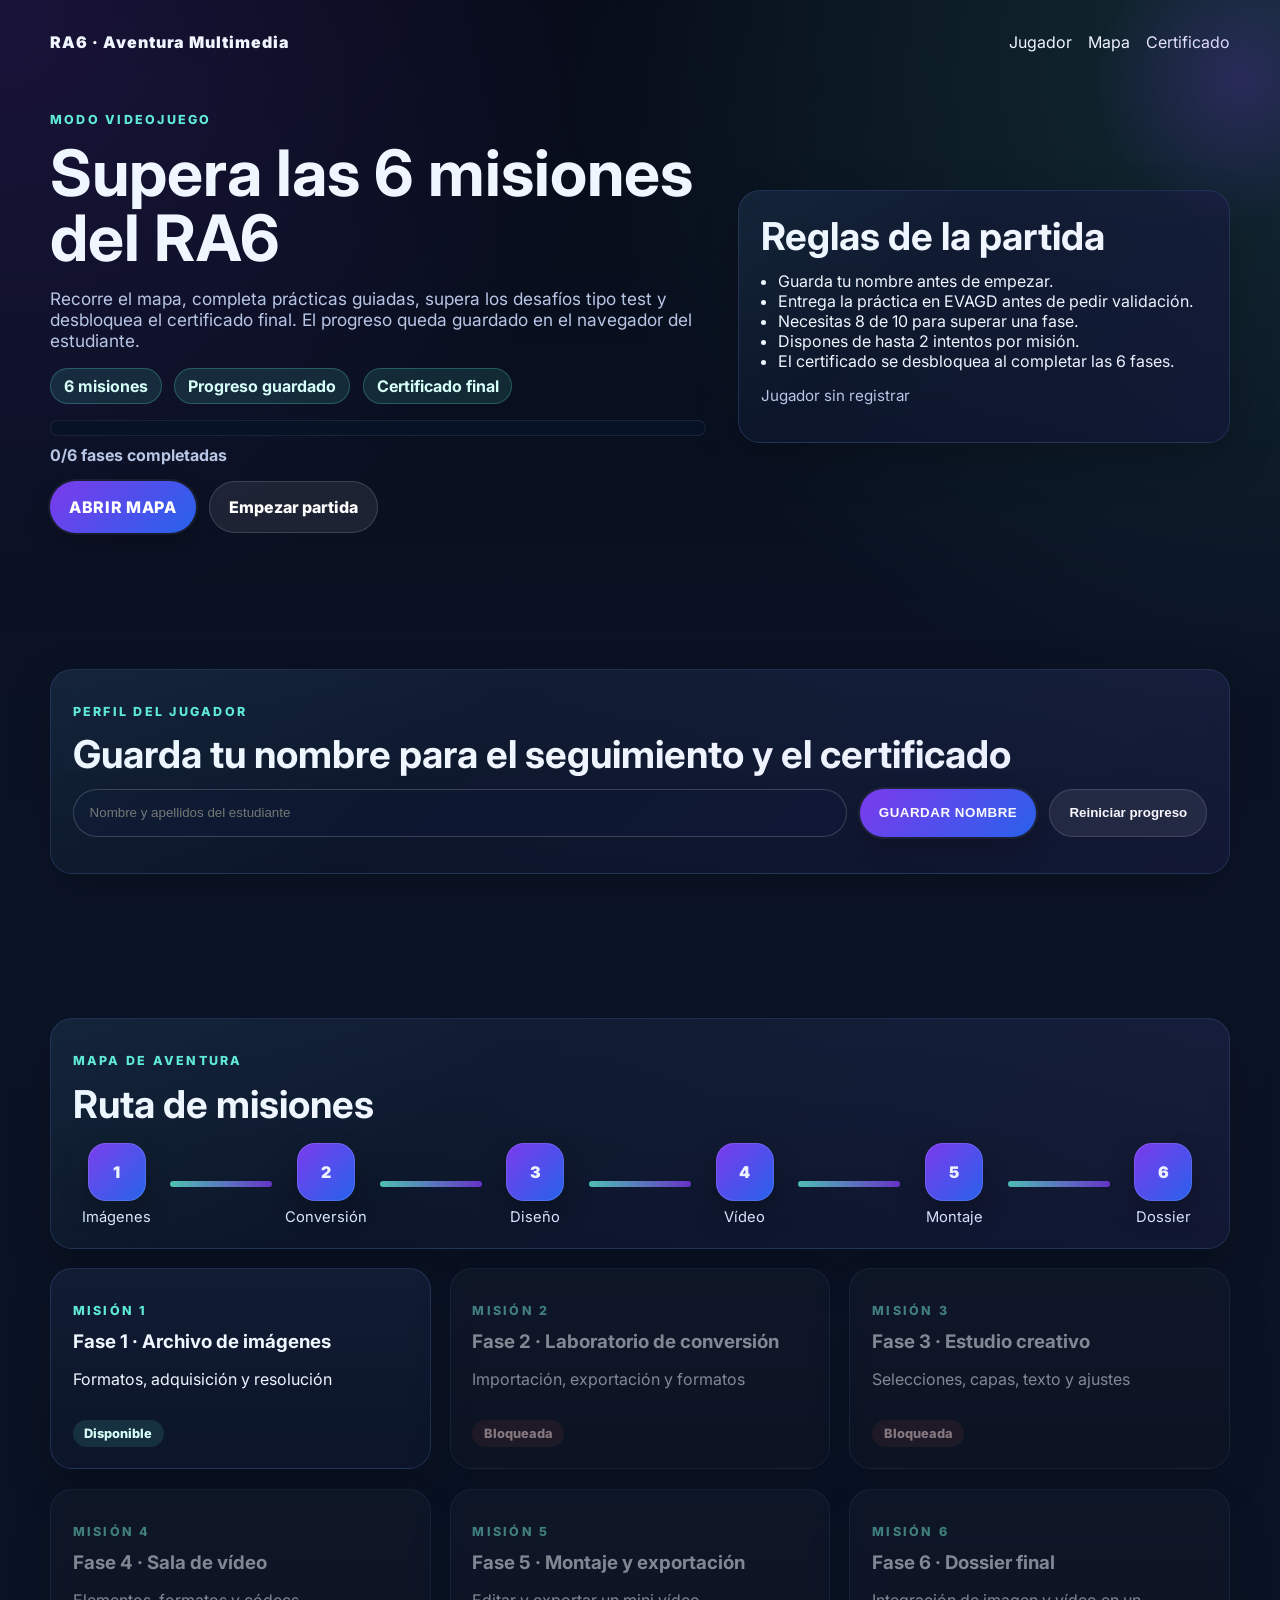
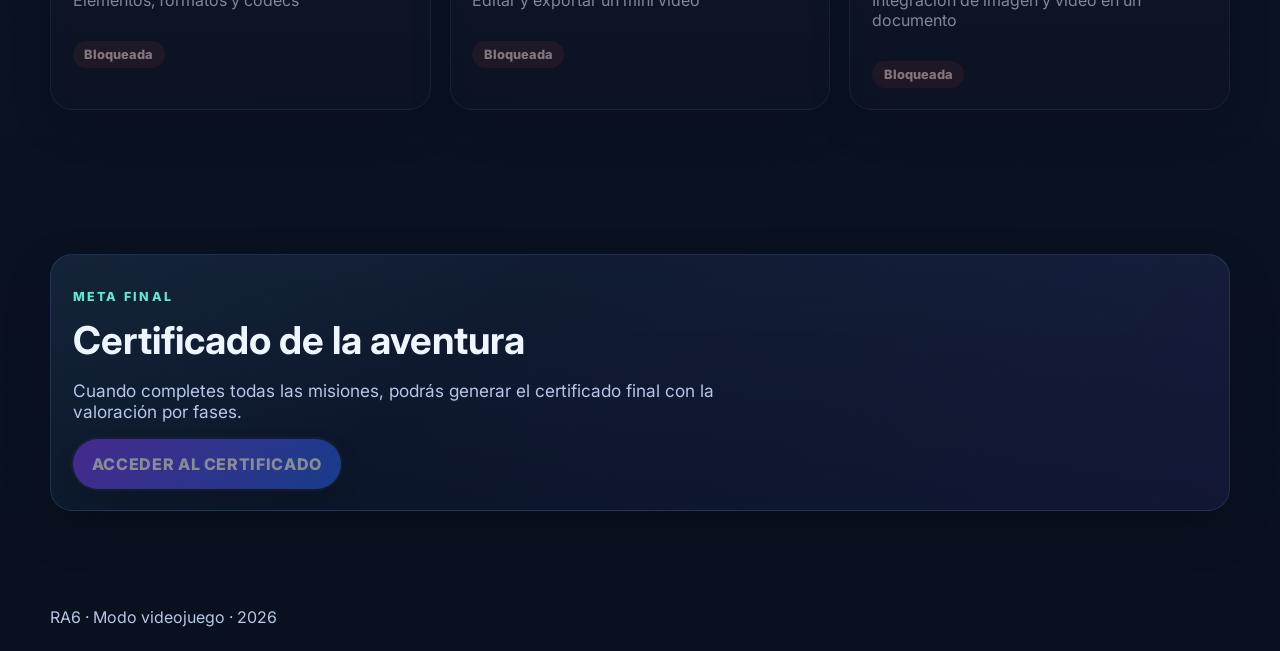
<file: index.html>
<!doctype html>
<html lang="es">
<head>
<meta charset="utf-8">
<meta name="viewport" content="width=device-width,initial-scale=1">
<title>RA6 · Aventura multimedia</title>
<link rel="preconnect" href="https://fonts.googleapis.com">
<link rel="preconnect" href="https://fonts.gstatic.com" crossorigin>
<link href="https://fonts.googleapis.com/css2?family=Inter:wght@400;500;700;800;900&display=swap" rel="stylesheet">
<link rel="stylesheet" href="style.css">
<script id="app-data" type="application/json">{"phases": [{"id": "1", "file": "fase-1.html", "title": "Fase 1 · Archivo de imágenes"}, {"id": "2", "file": "fase-2.html", "title": "Fase 2 · Laboratorio de conversión"}, {"id": "3", "file": "fase-3.html", "title": "Fase 3 · Estudio creativo"}, {"id": "4", "file": "fase-4.html", "title": "Fase 4 · Sala de vídeo"}, {"id": "5", "file": "fase-5.html", "title": "Fase 5 · Montaje y exportación"}, {"id": "6", "file": "fase-6.html", "title": "Fase 6 · Dossier final"}], "questions": {"1": [["¿Qué formato suele usarse en fotografías comprimidas para web?", ["PNG", "JPG", "SVG", "TIFF"], 1], ["¿Qué formato es adecuado para un logotipo con transparencia?", ["PNG", "JPG", "BMP", "RAW"], 0], ["¿Qué dispositivo permite digitalizar un documento en papel?", ["Escáner", "Altavoz", "Teclado", "Router"], 0], ["¿Qué indica la resolución de una imagen?", ["El nivel de detalle o número de píxeles", "El nombre del archivo", "La carpeta donde se guarda", "La fecha de creación"], 0], ["¿Qué tipo de imagen puede ampliarse sin perder nitidez?", ["Vectorial", "Raster comprimida", "Fotografía JPG", "Mapa de bits básico"], 0], ["¿Por qué conviene renombrar bien los archivos?", ["Para localizarlos y organizarlos mejor", "Para que ocupen menos espacio", "Para mejorar su resolución", "Para que se vuelvan transparentes"], 0], ["¿Qué archivo suele ocupar más si se busca alta calidad?", ["TIFF", "JPG muy comprimido", "TXT", "GIF pequeño"], 0], ["¿Qué uso puede requerir mayor resolución?", ["Impresión", "Correo rápido", "Vista previa pequeña", "Icono temporal"], 0], ["¿Qué acción forma parte de la adquisición de imágenes?", ["Escanear o fotografiar un documento", "Insertar una fórmula", "Crear una base de datos", "Ordenar una tabla"], 0], ["¿Qué conviene anotar en una tabla comparativa de imágenes?", ["Formato, tamaño, dimensiones y uso", "Solo el color principal", "Solo el nombre del profesor", "Solo la fecha del sistema"], 0], ["¿Qué criterio ayuda a elegir el formato correcto?", ["El uso final del archivo", "El nombre de la carpeta", "El color del escritorio", "La marca del monitor"], 0], ["¿Qué diferencia principal hay entre raster y vectorial?", ["El vectorial escala mejor", "El raster siempre es transparente", "El vectorial no tiene formato", "El raster nunca se imprime"], 0]], "2": [["¿Qué significa exportar una imagen?", ["Generar una versión final adaptada a un uso", "Borrar el archivo original", "Moverlo de carpeta", "Cambiar el nombre del monitor"], 0], ["¿Qué formato suele ser adecuado para una fotografía web?", ["JPG", "TXT", "WAV", "CSV"], 0], ["¿Qué formato conserva transparencia en logotipos?", ["PNG", "JPG", "BMP", "DOCX"], 0], ["¿Qué conviene evitar al hacer varias versiones de una imagen?", ["Sobrescribir el original", "Usar nombres claros", "Comparar tamaños", "Guardar copias"], 0], ["¿Qué se puede comparar entre archivos exportados?", ["Peso y calidad visual", "Solo la fecha", "Solo el nombre", "Solo la carpeta"], 0], ["¿Qué puede ocurrir al pasar un PNG con transparencia a JPG?", ["Se pierde la transparencia", "Aumenta la nitidez automáticamente", "Se convierte en vectorial", "Se vuelve editable"], 0], ["¿Qué formato suele ocupar más espacio entre copias similares?", ["BMP o formatos menos comprimidos", "JPG web", "TXT", "CSV"], 0], ["¿Por qué se crean varias versiones de una misma imagen?", ["Porque cada destino necesita un equilibrio distinto entre calidad y peso", "Porque el programa obliga siempre", "Porque así se cambia el color del fondo", "Porque mejora la ortografía"], 0], ["¿Qué programa básico puede servir para esta fase?", ["Paint", "Calculadora", "Bloc de notas", "Explorador de eventos"], 0], ["¿Qué ventaja tiene Photopea para esta práctica?", ["Permite trabajar y exportar formatos desde el navegador", "Solo abre audio", "No necesita imágenes", "Funciona como hoja de cálculo"], 0], ["¿Qué conviene anotar tras exportar varias copias?", ["Qué uso final tendría cada una", "El nombre del teclado", "El fondo del escritorio", "La hora exacta"], 0], ["¿Qué relación hay entre formato y uso?", ["El formato se elige según el destino del archivo", "No hay ninguna relación", "Siempre conviene usar el mismo formato", "Solo importa el nombre"], 0]], "3": [["¿Para qué sirve trabajar con capas en un editor de imágenes?", ["Permite separar elementos y editarlos sin afectar al resto", "Aumenta automáticamente la resolución de la imagen", "Convierte la imagen en vectorial", "Reduce el tamaño del archivo"], 0], ["¿Qué herramienta usarías para aislar una zona concreta de la imagen?", ["Herramienta de selección", "Herramienta de texto", "Herramienta de zoom", "Herramienta de guardado"], 0], ["¿Por qué se añade una capa semitransparente detrás del texto?", ["Para mejorar la legibilidad del texto", "Para aumentar el tamaño del archivo", "Para eliminar el fondo", "Para exportar más rápido"], 0], ["¿Qué ocurre si aumentas demasiado el contraste de una imagen?", ["Se pueden perder detalles en luces y sombras", "La imagen se convierte en blanco y negro", "Se reduce el tamaño del archivo", "Se elimina el fondo"], 0], ["¿Qué significa edición no destructiva?", ["Permite modificar sin alterar el archivo original", "Elimina automáticamente capas innecesarias", "Reduce el peso del archivo", "Convierte la imagen en otro formato"], 0], ["¿Qué formato es adecuado para guardar el archivo editable en GIMP?", ["XCF", "JPG", "PNG", "PDF"], 0], ["¿Qué ocurre si deformas un logotipo al escalarlo?", ["Pierde proporción y profesionalidad", "Aumenta su calidad", "Se vuelve transparente", "Se convierte en vectorial"], 0], ["¿Qué herramienta permite escribir texto en una imagen?", ["Herramienta de texto", "Herramienta de recorte", "Herramienta de selección", "Herramienta de capas"], 0], ["¿Qué ventaja tiene usar PNG frente a JPG en logotipos?", ["Permite transparencia", "Ocupa menos siempre", "Tiene más resolución", "Se abre más rápido"], 0], ["¿Qué elemento mejora la composición visual de un cartel?", ["Uso correcto de alineación y jerarquía", "Aumentar el tamaño del archivo", "Usar muchos colores sin criterio", "Eliminar todas las capas"], 0], ["¿Qué ajuste puede mejorar la legibilidad del fondo sin cambiar el contenido?", ["Brillo y contraste", "Cambiar la extensión del archivo", "Reducir el tamaño de pantalla", "Cerrar capas"], 0], ["¿Por qué conviene guardar también una versión editable del cartel?", ["Para poder modificarlo después", "Para que pese menos siempre", "Para eliminar el texto final", "Para evitar exportarlo"], 0]], "4": [["¿Qué elemento del editor permite ordenar vídeos, imágenes y audio?", ["La línea de tiempo", "La barra de direcciones", "La papelera", "El explorador web"], 0], ["¿Qué es un clip dentro de un editor de vídeo?", ["Un fragmento de vídeo, imagen o audio colocado en el proyecto", "Un efecto de color automático", "El formato del archivo final", "Un tipo de micrófono"], 0], ["¿Para qué sirve una transición en OpenShot?", ["Para suavizar el paso entre un clip y otro", "Para grabar voz", "Para comprimir el vídeo", "Para cambiar el nombre del archivo"], 0], ["¿Qué pista conviene reservar para la música o el audio de apoyo?", ["Una pista de audio independiente", "La misma pista del título", "La carpeta de exportación", "La barra de herramientas"], 0], ["¿Qué significan las siglas FPS en vídeo?", ["Fotogramas por segundo", "Frecuencia de pista sonora", "Formato principal de salida", "Fondo de pantalla estándar"], 0], ["¿Qué formato final se recomienda para entregar el vídeo de esta fase?", ["MP4", "PNG", "DOCX", "TXT"], 0], ["¿Qué códec se asocia de forma habitual a la exportación MP4 en clase?", ["H.264", "GIF", "WAV", "SVG"], 0], ["¿Qué resolución corresponde a un vídeo Full HD?", ["1920 × 1080", "800 × 600", "640 × 480", "300 × 300"], 0], ["¿Qué es lo primero que debe hacer el estudiante antes de editar el anuncio?", ["Reunir imágenes, vídeos y música con permiso de uso", "Exportar el vídeo final", "Borrar la línea de tiempo", "Cerrar el proyecto"], 0], ["¿Qué recurso permite mostrar el nombre del producto o el lema de la marca sobre el vídeo?", ["Un título o texto superpuesto", "Una carpeta nueva", "La papelera del proyecto", "El botón de minimizar"], 0], ["¿Qué hay que vigilar al mezclar voz y música en una pieza publicitaria?", ["Que la música no tape la voz principal", "Que todo suene al volumen máximo", "Que la voz esté silenciada", "Que no haya ninguna pista de audio"], 0], ["¿Qué acción hay que hacer al terminar para comprobar la entrega?", ["Reproducir el vídeo exportado y revisar imagen y sonido", "Eliminar el proyecto", "Cambiar el fondo del programa", "Volver a importar todos los clips"], 0]], "5": [["¿Qué material debe reutilizarse en la Fase 5?", ["La marca y parte de los recursos creados en la Fase 4", "Un documento de texto vacío", "Solo imágenes nuevas sin relación", "Únicamente una captura de pantalla"], 0], ["¿Qué objetivo tiene el mini vídeo mejorado?", ["Crear una versión más breve y más pulida del anuncio anterior", "Alargar el vídeo por encima de 10 minutos", "Convertirlo en presentación sin audio", "Borrar el trabajo previo"], 0], ["¿Qué duración máxima se recomienda para el mini vídeo de esta fase?", ["45 segundos", "5 minutos", "3 minutos", "90 segundos de audio sin imagen"], 0], ["¿Qué operación ayuda a dar ritmo al montaje final?", ["Recortar los clips y dejar solo lo importante", "Duplicar todos los archivos", "Cambiar el nombre del ordenador", "Cerrar el editor sin guardar"], 0], ["¿Qué elemento puede mejorar la entrada y salida entre planos?", ["Las transiciones", "El explorador de archivos", "La carpeta de descargas", "El código diario de validación"], 0], ["¿Qué recurso refuerza el mensaje comercial al final del vídeo?", ["Una llamada a la acción o eslogan final", "Un archivo ZIP", "Una hoja de cálculo", "Un borde aleatorio sin texto"], 0], ["¿Qué conviene revisar antes de exportar la versión definitiva?", ["Orden de clips, texto, audio y duración", "Solo el color del escritorio", "Solo el nombre del archivo", "Solo la fecha del sistema"], 0], ["¿Qué formato sigue siendo el recomendado para exportar el mini vídeo?", ["MP4", "JPG", "CSV", "PSD"], 0], ["¿Qué debe ocurrir con la identidad visual elegida en la Fase 4?", ["Debe mantenerse para que exista coherencia de marca", "Debe cambiarse obligatoriamente", "Debe eliminarse todo el texto", "Debe sustituirse por una marca inventada sin producto"], 0], ["¿Qué mejora concreta puede hacerse sobre el audio del anuncio original?", ["Ajustar niveles y limpiar partes innecesarias", "Quitar toda la voz", "Exportar solo la música", "Subir el volumen al máximo sin escuchar"], 0], ["¿Qué acción final permite detectar errores antes de entregar?", ["Ver el vídeo exportado de principio a fin", "Borrar la carpeta del proyecto", "Cerrar el navegador", "Cambiar la contraseña del equipo"], 0], ["¿Qué demuestra esta fase respecto al trabajo anterior?", ["Capacidad de mejorar y reutilizar un producto multimedia", "Que el alumno solo sabe copiar archivos", "Que el vídeo debe rehacerse siempre desde cero", "Que no es necesario planificar"], 0]], "6": [["¿Qué debe incluir un dossier multimedia?", ["Imágenes, vídeo y explicación técnica", "Solo texto", "Solo imágenes", "Solo audio"], 0], ["¿Qué herramienta puede usarse para crear el dossier?", ["Writer o Impress", "Solo Calc", "Bloc de notas", "Paint"], 0], ["¿Por qué añadir imágenes al documento?", ["Mejorar la comunicación visual", "Aumentar tamaño del archivo", "Reducir texto", "Evitar escribir"], 0], ["¿Qué debe acompañar a cada imagen?", ["Una breve explicación o pie", "Nada", "Un código", "Un enlace externo obligatorio"], 0], ["¿Qué evidencia de vídeo puede incluirse?", ["Captura o referencia al archivo", "Un archivo CSV", "Una imagen vacía", "Un documento PDF"], 0], ["¿Qué formato final es recomendable entregar?", ["PDF", "TXT", "JPG", "MP3"], 0], ["¿Qué aporta una guía de buenas prácticas?", ["Ayuda a aplicar correctamente lo aprendido", "Reduce el trabajo", "Elimina contenido", "Sustituye la práctica"], 0], ["¿Qué debe incluir la conclusión final?", ["Reflexión sobre el aprendizaje", "Solo el título", "Nada", "Un código"], 0], ["¿Qué mejora un documento profesional?", ["Orden, claridad y coherencia visual", "Muchos colores sin criterio", "Texto desordenado", "Falta de imágenes"], 0], ["¿Qué demuestra integrar trabajos anteriores?", ["Aplicación real del aprendizaje", "Repetición de contenido", "Falta de esfuerzo", "Uso de plantillas"], 0], ["¿Por qué conviene exportar también el dossier en PDF?", ["Porque facilita compartirlo y mantener el formato", "Porque elimina la necesidad de revisar el contenido", "Porque convierte imágenes en vídeo", "Porque sustituye el archivo editable"], 0], ["¿Qué valor tiene explicar el formato usado en cada recurso?", ["Demuestra comprensión técnica de las decisiones tomadas", "Hace el documento más largo sin utilidad", "Evita insertar imágenes", "Sustituye la práctica completa"], 0]]}}</script>
<script defer src="script.js"></script>
</head>
<body>
<header class="hero">
  <div class="container">
    <div class="topbar">
      <div class="brand">RA6 · Aventura Multimedia</div>
      <nav class="nav">
        <a href="#alumno">Jugador</a>
        <a href="#mapa">Mapa</a>
        <a href="#certificado">Certificado</a>
      </nav>
    </div>
    <div class="hero-grid">
      <div>
        <p class="kicker">Modo videojuego</p>
        <h1>Supera las 6 misiones del RA6</h1>
        <p class="lead">Recorre el mapa, completa prácticas guiadas, supera los desafíos tipo test y desbloquea el certificado final. El progreso queda guardado en el navegador del estudiante.</p>
        <div class="hero-badges">
          <span class="badge">6 misiones</span>
          <span class="badge">Progreso guardado</span>
          <span class="badge">Certificado final</span>
        </div>
        <div class="progress-shell">
          <div class="progress-bar"><div class="progress-fill" data-progress-fill></div></div>
          <div class="progress-text" data-progress-text>0/6 fases superadas</div>
        </div>
        <div class="actions" style="margin-top:1rem">
          <a class="btn pixel-btn" href="#mapa">Abrir mapa</a>
          <a class="btn secondary" href="fase-1.html">Empezar partida</a>
        </div>
      </div>
      <aside class="glass game-panel">
        <h2>Reglas de la partida</h2>
        <ul class="list">
          <li>Guarda tu nombre antes de empezar.</li>
          <li>Entrega la práctica en EVAGD antes de pedir validación.</li>
          <li>Necesitas 8 de 10 para superar una fase.</li>
          <li>Dispones de hasta 2 intentos por misión.</li>
          <li>El certificado se desbloquea al completar las 6 fases.</li>
        </ul>
        <p class="mini" id="student-badge">Jugador sin registrar</p>
      </aside>
    </div>
  </div>
</header>

<main>
  <section class="section" id="alumno">
    <div class="container">
      <section class="panel game-panel">
        <p class="kicker">Perfil del jugador</p>
        <h2>Guarda tu nombre para el seguimiento y el certificado</h2>
        <div class="student-row">
          <input id="student-name" type="text" placeholder="Nombre y apellidos del estudiante">
          <button class="btn pixel-btn" id="save-student">Guardar nombre</button>
          <button class="btn secondary" id="reset-progress">Reiniciar progreso</button>
        </div>
        <p class="mini" id="student-msg"></p>
      </section>
    </div>
  </section>

  <section class="section" id="mapa">
    <div class="container">
      <section class="panel game-panel">
        <p class="kicker">Mapa de aventura</p>
        <h2>Ruta de misiones</h2>
        <div class="mission-track">
          <div class="mission-node"><span>1</span><p>Imágenes</p></div>
          <div class="mission-line"></div>
          <div class="mission-node"><span>2</span><p>Conversión</p></div>
          <div class="mission-line"></div>
          <div class="mission-node"><span>3</span><p>Diseño</p></div>
          <div class="mission-line"></div>
          <div class="mission-node"><span>4</span><p>Vídeo</p></div>
          <div class="mission-line"></div>
          <div class="mission-node"><span>5</span><p>Montaje</p></div>
          <div class="mission-line"></div>
          <div class="mission-node"><span>6</span><p>Dossier</p></div>
        </div>
      </section>

      <div class="phase-grid" style="margin-top:1.2rem">

        <a class="phase-card" href="fase-1.html" data-phase-card="1">
          <p class="kicker">Misión 1</p>
          <h3>Fase 1 · Archivo de imágenes</h3>
          <p>Formatos, adquisición y resolución</p>
          <span class="phase-status open" data-status>Disponible</span>
        </a>

        <a class="phase-card" href="fase-2.html" data-phase-card="2">
          <p class="kicker">Misión 2</p>
          <h3>Fase 2 · Laboratorio de conversión</h3>
          <p>Importación, exportación y formatos</p>
          <span class="phase-status open" data-status>Disponible</span>
        </a>

        <a class="phase-card" href="fase-3.html" data-phase-card="3">
          <p class="kicker">Misión 3</p>
          <h3>Fase 3 · Estudio creativo</h3>
          <p>Selecciones, capas, texto y ajustes</p>
          <span class="phase-status open" data-status>Disponible</span>
        </a>

        <a class="phase-card" href="fase-4.html" data-phase-card="4">
          <p class="kicker">Misión 4</p>
          <h3>Fase 4 · Sala de vídeo</h3>
          <p>Elementos, formatos y códecs</p>
          <span class="phase-status open" data-status>Disponible</span>
        </a>

        <a class="phase-card" href="fase-5.html" data-phase-card="5">
          <p class="kicker">Misión 5</p>
          <h3>Fase 5 · Montaje y exportación</h3>
          <p>Editar y exportar un mini vídeo</p>
          <span class="phase-status open" data-status>Disponible</span>
        </a>

        <a class="phase-card" href="fase-6.html" data-phase-card="6">
          <p class="kicker">Misión 6</p>
          <h3>Fase 6 · Dossier final</h3>
          <p>Integración de imagen y vídeo en un documento</p>
          <span class="phase-status open" data-status>Disponible</span>
        </a>

      </div>
    </div>
  </section>

  <section class="section" id="certificado">
    <div class="container">
      <section class="panel game-panel">
        <p class="kicker">Meta final</p>
        <h2>Certificado de la aventura</h2>
        <p class="lead">Cuando completes todas las misiones, podrás generar el certificado final con la valoración por fases.</p>
        <a class="btn pixel-btn" href="certificado.html" data-cert-link>Acceder al certificado</a>
      </section>
    </div>
  </section>
</main>

<footer class="footer">
  <div class="container">RA6 · Modo videojuego · <span data-year></span></div>
</footer>
</body>
</html>
</file>
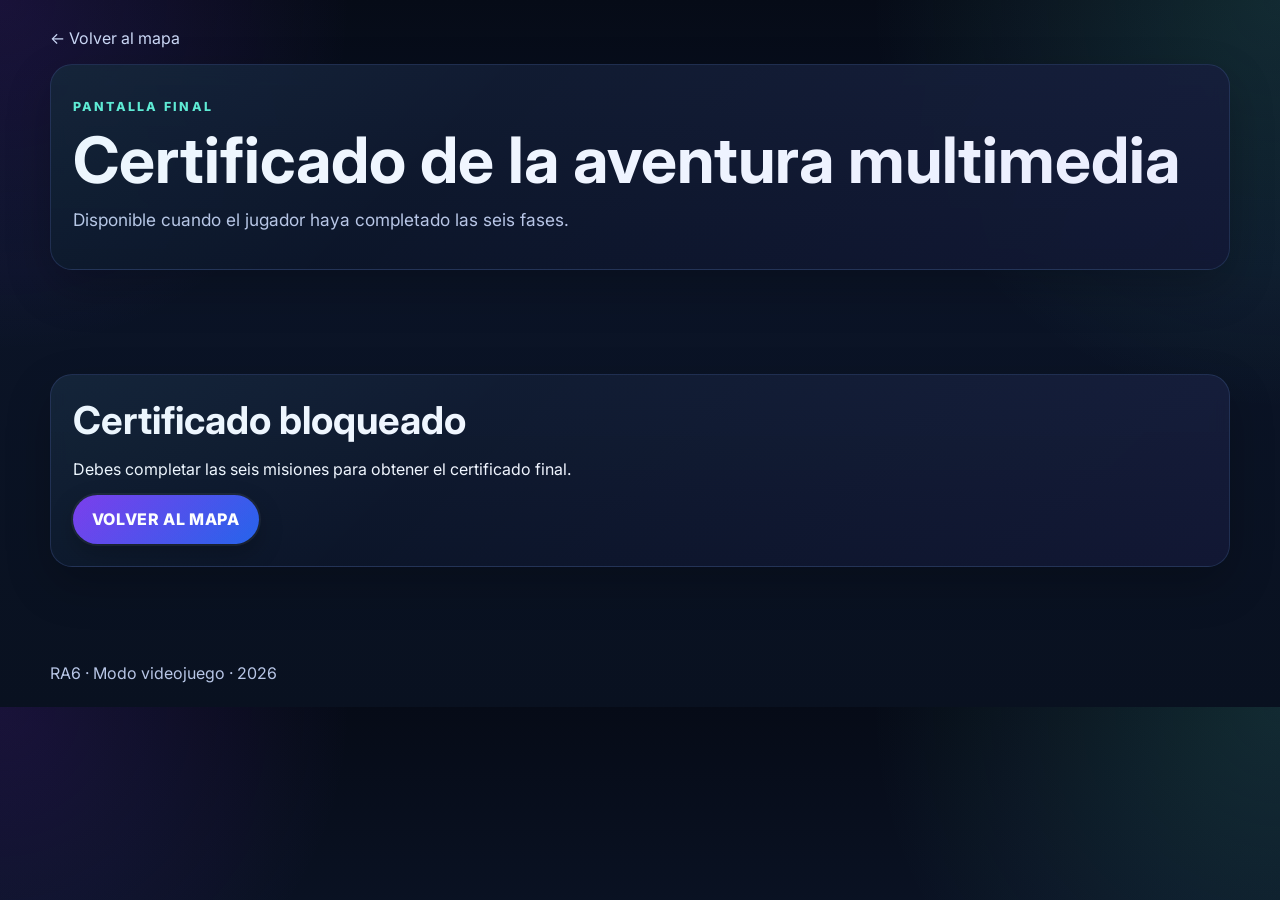
<file: certificado.html>
<!doctype html>
<html lang="es">
<head>
<meta charset="utf-8">
<meta name="viewport" content="width=device-width,initial-scale=1">
<title>Certificado final · RA6</title>
<link rel="preconnect" href="https://fonts.googleapis.com">
<link rel="preconnect" href="https://fonts.gstatic.com" crossorigin>
<link href="https://fonts.googleapis.com/css2?family=Inter:wght@400;500;700;800;900&display=swap" rel="stylesheet">
<link rel="stylesheet" href="style.css">
<script id="app-data" type="application/json">{"phases": [{"id": "1", "file": "fase-1.html", "title": "Fase 1 · Archivo de imágenes"}, {"id": "2", "file": "fase-2.html", "title": "Fase 2 · Laboratorio de conversión"}, {"id": "3", "file": "fase-3.html", "title": "Fase 3 · Estudio creativo"}, {"id": "4", "file": "fase-4.html", "title": "Fase 4 · Sala de vídeo"}, {"id": "5", "file": "fase-5.html", "title": "Fase 5 · Montaje y exportación"}, {"id": "6", "file": "fase-6.html", "title": "Fase 6 · Dossier final"}], "questions": {"1": [["¿Qué formato suele usarse en fotografías comprimidas para web?", ["PNG", "JPG", "SVG", "TIFF"], 1], ["¿Qué formato es adecuado para un logotipo con transparencia?", ["PNG", "JPG", "BMP", "RAW"], 0], ["¿Qué dispositivo permite digitalizar un documento en papel?", ["Escáner", "Altavoz", "Teclado", "Router"], 0], ["¿Qué indica la resolución de una imagen?", ["El nivel de detalle o número de píxeles", "El nombre del archivo", "La carpeta donde se guarda", "La fecha de creación"], 0], ["¿Qué tipo de imagen puede ampliarse sin perder nitidez?", ["Vectorial", "Raster comprimida", "Fotografía JPG", "Mapa de bits básico"], 0], ["¿Por qué conviene renombrar bien los archivos?", ["Para localizarlos y organizarlos mejor", "Para que ocupen menos espacio", "Para mejorar su resolución", "Para que se vuelvan transparentes"], 0], ["¿Qué archivo suele ocupar más si se busca alta calidad?", ["TIFF", "JPG muy comprimido", "TXT", "GIF pequeño"], 0], ["¿Qué uso puede requerir mayor resolución?", ["Impresión", "Correo rápido", "Vista previa pequeña", "Icono temporal"], 0], ["¿Qué acción forma parte de la adquisición de imágenes?", ["Escanear o fotografiar un documento", "Insertar una fórmula", "Crear una base de datos", "Ordenar una tabla"], 0], ["¿Qué conviene anotar en una tabla comparativa de imágenes?", ["Formato, tamaño, dimensiones y uso", "Solo el color principal", "Solo el nombre del profesor", "Solo la fecha del sistema"], 0], ["¿Qué criterio ayuda a elegir el formato correcto?", ["El uso final del archivo", "El nombre de la carpeta", "El color del escritorio", "La marca del monitor"], 0], ["¿Qué diferencia principal hay entre raster y vectorial?", ["El vectorial escala mejor", "El raster siempre es transparente", "El vectorial no tiene formato", "El raster nunca se imprime"], 0]], "2": [["¿Qué significa exportar una imagen?", ["Generar una versión final adaptada a un uso", "Borrar el archivo original", "Moverlo de carpeta", "Cambiar el nombre del monitor"], 0], ["¿Qué formato suele ser adecuado para una fotografía web?", ["JPG", "TXT", "WAV", "CSV"], 0], ["¿Qué formato conserva transparencia en logotipos?", ["PNG", "JPG", "BMP", "DOCX"], 0], ["¿Qué conviene evitar al hacer varias versiones de una imagen?", ["Sobrescribir el original", "Usar nombres claros", "Comparar tamaños", "Guardar copias"], 0], ["¿Qué se puede comparar entre archivos exportados?", ["Peso y calidad visual", "Solo la fecha", "Solo el nombre", "Solo la carpeta"], 0], ["¿Qué puede ocurrir al pasar un PNG con transparencia a JPG?", ["Se pierde la transparencia", "Aumenta la nitidez automáticamente", "Se convierte en vectorial", "Se vuelve editable"], 0], ["¿Qué formato suele ocupar más espacio entre copias similares?", ["BMP o formatos menos comprimidos", "JPG web", "TXT", "CSV"], 0], ["¿Por qué se crean varias versiones de una misma imagen?", ["Porque cada destino necesita un equilibrio distinto entre calidad y peso", "Porque el programa obliga siempre", "Porque así se cambia el color del fondo", "Porque mejora la ortografía"], 0], ["¿Qué programa básico puede servir para esta fase?", ["Paint", "Calculadora", "Bloc de notas", "Explorador de eventos"], 0], ["¿Qué ventaja tiene Photopea para esta práctica?", ["Permite trabajar y exportar formatos desde el navegador", "Solo abre audio", "No necesita imágenes", "Funciona como hoja de cálculo"], 0], ["¿Qué conviene anotar tras exportar varias copias?", ["Qué uso final tendría cada una", "El nombre del teclado", "El fondo del escritorio", "La hora exacta"], 0], ["¿Qué relación hay entre formato y uso?", ["El formato se elige según el destino del archivo", "No hay ninguna relación", "Siempre conviene usar el mismo formato", "Solo importa el nombre"], 0]], "3": [["¿Para qué sirve trabajar con capas en un editor de imágenes?", ["Permite separar elementos y editarlos sin afectar al resto", "Aumenta automáticamente la resolución de la imagen", "Convierte la imagen en vectorial", "Reduce el tamaño del archivo"], 0], ["¿Qué herramienta usarías para aislar una zona concreta de la imagen?", ["Herramienta de selección", "Herramienta de texto", "Herramienta de zoom", "Herramienta de guardado"], 0], ["¿Por qué se añade una capa semitransparente detrás del texto?", ["Para mejorar la legibilidad del texto", "Para aumentar el tamaño del archivo", "Para eliminar el fondo", "Para exportar más rápido"], 0], ["¿Qué ocurre si aumentas demasiado el contraste de una imagen?", ["Se pueden perder detalles en luces y sombras", "La imagen se convierte en blanco y negro", "Se reduce el tamaño del archivo", "Se elimina el fondo"], 0], ["¿Qué significa edición no destructiva?", ["Permite modificar sin alterar el archivo original", "Elimina automáticamente capas innecesarias", "Reduce el peso del archivo", "Convierte la imagen en otro formato"], 0], ["¿Qué formato es adecuado para guardar el archivo editable en GIMP?", ["XCF", "JPG", "PNG", "PDF"], 0], ["¿Qué ocurre si deformas un logotipo al escalarlo?", ["Pierde proporción y profesionalidad", "Aumenta su calidad", "Se vuelve transparente", "Se convierte en vectorial"], 0], ["¿Qué herramienta permite escribir texto en una imagen?", ["Herramienta de texto", "Herramienta de recorte", "Herramienta de selección", "Herramienta de capas"], 0], ["¿Qué ventaja tiene usar PNG frente a JPG en logotipos?", ["Permite transparencia", "Ocupa menos siempre", "Tiene más resolución", "Se abre más rápido"], 0], ["¿Qué elemento mejora la composición visual de un cartel?", ["Uso correcto de alineación y jerarquía", "Aumentar el tamaño del archivo", "Usar muchos colores sin criterio", "Eliminar todas las capas"], 0], ["¿Qué ajuste puede mejorar la legibilidad del fondo sin cambiar el contenido?", ["Brillo y contraste", "Cambiar la extensión del archivo", "Reducir el tamaño de pantalla", "Cerrar capas"], 0], ["¿Por qué conviene guardar también una versión editable del cartel?", ["Para poder modificarlo después", "Para que pese menos siempre", "Para eliminar el texto final", "Para evitar exportarlo"], 0]], "4": [["¿Qué elemento del editor permite ordenar vídeos, imágenes y audio?", ["La línea de tiempo", "La barra de direcciones", "La papelera", "El explorador web"], 0], ["¿Qué es un clip dentro de un editor de vídeo?", ["Un fragmento de vídeo, imagen o audio colocado en el proyecto", "Un efecto de color automático", "El formato del archivo final", "Un tipo de micrófono"], 0], ["¿Para qué sirve una transición en OpenShot?", ["Para suavizar el paso entre un clip y otro", "Para grabar voz", "Para comprimir el vídeo", "Para cambiar el nombre del archivo"], 0], ["¿Qué pista conviene reservar para la música o el audio de apoyo?", ["Una pista de audio independiente", "La misma pista del título", "La carpeta de exportación", "La barra de herramientas"], 0], ["¿Qué significan las siglas FPS en vídeo?", ["Fotogramas por segundo", "Frecuencia de pista sonora", "Formato principal de salida", "Fondo de pantalla estándar"], 0], ["¿Qué formato final se recomienda para entregar el vídeo de esta fase?", ["MP4", "PNG", "DOCX", "TXT"], 0], ["¿Qué códec se asocia de forma habitual a la exportación MP4 en clase?", ["H.264", "GIF", "WAV", "SVG"], 0], ["¿Qué resolución corresponde a un vídeo Full HD?", ["1920 × 1080", "800 × 600", "640 × 480", "300 × 300"], 0], ["¿Qué es lo primero que debe hacer el estudiante antes de editar el anuncio?", ["Reunir imágenes, vídeos y música con permiso de uso", "Exportar el vídeo final", "Borrar la línea de tiempo", "Cerrar el proyecto"], 0], ["¿Qué recurso permite mostrar el nombre del producto o el lema de la marca sobre el vídeo?", ["Un título o texto superpuesto", "Una carpeta nueva", "La papelera del proyecto", "El botón de minimizar"], 0], ["¿Qué hay que vigilar al mezclar voz y música en una pieza publicitaria?", ["Que la música no tape la voz principal", "Que todo suene al volumen máximo", "Que la voz esté silenciada", "Que no haya ninguna pista de audio"], 0], ["¿Qué acción hay que hacer al terminar para comprobar la entrega?", ["Reproducir el vídeo exportado y revisar imagen y sonido", "Eliminar el proyecto", "Cambiar el fondo del programa", "Volver a importar todos los clips"], 0]], "5": [["¿Qué material debe reutilizarse en la Fase 5?", ["La marca y parte de los recursos creados en la Fase 4", "Un documento de texto vacío", "Solo imágenes nuevas sin relación", "Únicamente una captura de pantalla"], 0], ["¿Qué objetivo tiene el mini vídeo mejorado?", ["Crear una versión más breve y más pulida del anuncio anterior", "Alargar el vídeo por encima de 10 minutos", "Convertirlo en presentación sin audio", "Borrar el trabajo previo"], 0], ["¿Qué duración máxima se recomienda para el mini vídeo de esta fase?", ["45 segundos", "5 minutos", "3 minutos", "90 segundos de audio sin imagen"], 0], ["¿Qué operación ayuda a dar ritmo al montaje final?", ["Recortar los clips y dejar solo lo importante", "Duplicar todos los archivos", "Cambiar el nombre del ordenador", "Cerrar el editor sin guardar"], 0], ["¿Qué elemento puede mejorar la entrada y salida entre planos?", ["Las transiciones", "El explorador de archivos", "La carpeta de descargas", "El código diario de validación"], 0], ["¿Qué recurso refuerza el mensaje comercial al final del vídeo?", ["Una llamada a la acción o eslogan final", "Un archivo ZIP", "Una hoja de cálculo", "Un borde aleatorio sin texto"], 0], ["¿Qué conviene revisar antes de exportar la versión definitiva?", ["Orden de clips, texto, audio y duración", "Solo el color del escritorio", "Solo el nombre del archivo", "Solo la fecha del sistema"], 0], ["¿Qué formato sigue siendo el recomendado para exportar el mini vídeo?", ["MP4", "JPG", "CSV", "PSD"], 0], ["¿Qué debe ocurrir con la identidad visual elegida en la Fase 4?", ["Debe mantenerse para que exista coherencia de marca", "Debe cambiarse obligatoriamente", "Debe eliminarse todo el texto", "Debe sustituirse por una marca inventada sin producto"], 0], ["¿Qué mejora concreta puede hacerse sobre el audio del anuncio original?", ["Ajustar niveles y limpiar partes innecesarias", "Quitar toda la voz", "Exportar solo la música", "Subir el volumen al máximo sin escuchar"], 0], ["¿Qué acción final permite detectar errores antes de entregar?", ["Ver el vídeo exportado de principio a fin", "Borrar la carpeta del proyecto", "Cerrar el navegador", "Cambiar la contraseña del equipo"], 0], ["¿Qué demuestra esta fase respecto al trabajo anterior?", ["Capacidad de mejorar y reutilizar un producto multimedia", "Que el alumno solo sabe copiar archivos", "Que el vídeo debe rehacerse siempre desde cero", "Que no es necesario planificar"], 0]], "6": [["¿Qué debe incluir un dossier multimedia?", ["Imágenes, vídeo y explicación técnica", "Solo texto", "Solo imágenes", "Solo audio"], 0], ["¿Qué herramienta puede usarse para crear el dossier?", ["Writer o Impress", "Solo Calc", "Bloc de notas", "Paint"], 0], ["¿Por qué añadir imágenes al documento?", ["Mejorar la comunicación visual", "Aumentar tamaño del archivo", "Reducir texto", "Evitar escribir"], 0], ["¿Qué debe acompañar a cada imagen?", ["Una breve explicación o pie", "Nada", "Un código", "Un enlace externo obligatorio"], 0], ["¿Qué evidencia de vídeo puede incluirse?", ["Captura o referencia al archivo", "Un archivo CSV", "Una imagen vacía", "Un documento PDF"], 0], ["¿Qué formato final es recomendable entregar?", ["PDF", "TXT", "JPG", "MP3"], 0], ["¿Qué aporta una guía de buenas prácticas?", ["Ayuda a aplicar correctamente lo aprendido", "Reduce el trabajo", "Elimina contenido", "Sustituye la práctica"], 0], ["¿Qué debe incluir la conclusión final?", ["Reflexión sobre el aprendizaje", "Solo el título", "Nada", "Un código"], 0], ["¿Qué mejora un documento profesional?", ["Orden, claridad y coherencia visual", "Muchos colores sin criterio", "Texto desordenado", "Falta de imágenes"], 0], ["¿Qué demuestra integrar trabajos anteriores?", ["Aplicación real del aprendizaje", "Repetición de contenido", "Falta de esfuerzo", "Uso de plantillas"], 0], ["¿Por qué conviene exportar también el dossier en PDF?", ["Porque facilita compartirlo y mantener el formato", "Porque elimina la necesidad de revisar el contenido", "Porque convierte imágenes en vídeo", "Porque sustituye el archivo editable"], 0], ["¿Qué valor tiene explicar el formato usado en cada recurso?", ["Demuestra comprensión técnica de las decisiones tomadas", "Hace el documento más largo sin utilidad", "Evita insertar imágenes", "Sustituye la práctica completa"], 0]]}}</script>
<script defer src="script.js"></script>
</head>
<body class="certificate-page">
<header class="page-head">
  <div class="container">
    <a class="breadcrumb" href="index.html">← Volver al mapa</a>
    <section class="panel game-panel">
      <p class="kicker">Pantalla final</p>
      <h1>Certificado de la aventura multimedia</h1>
      <p class="lead">Disponible cuando el jugador haya completado las seis fases.</p>
    </section>
  </div>
</header>
<main class="section">
  <div class="container">
    <div id="cert-gate"></div>
    <div id="cert-panel"></div>
  </div>
</main>
<footer class="footer">
  <div class="container">RA6 · Modo videojuego · <span data-year></span></div>
</footer>
</body>
</html>
</file>
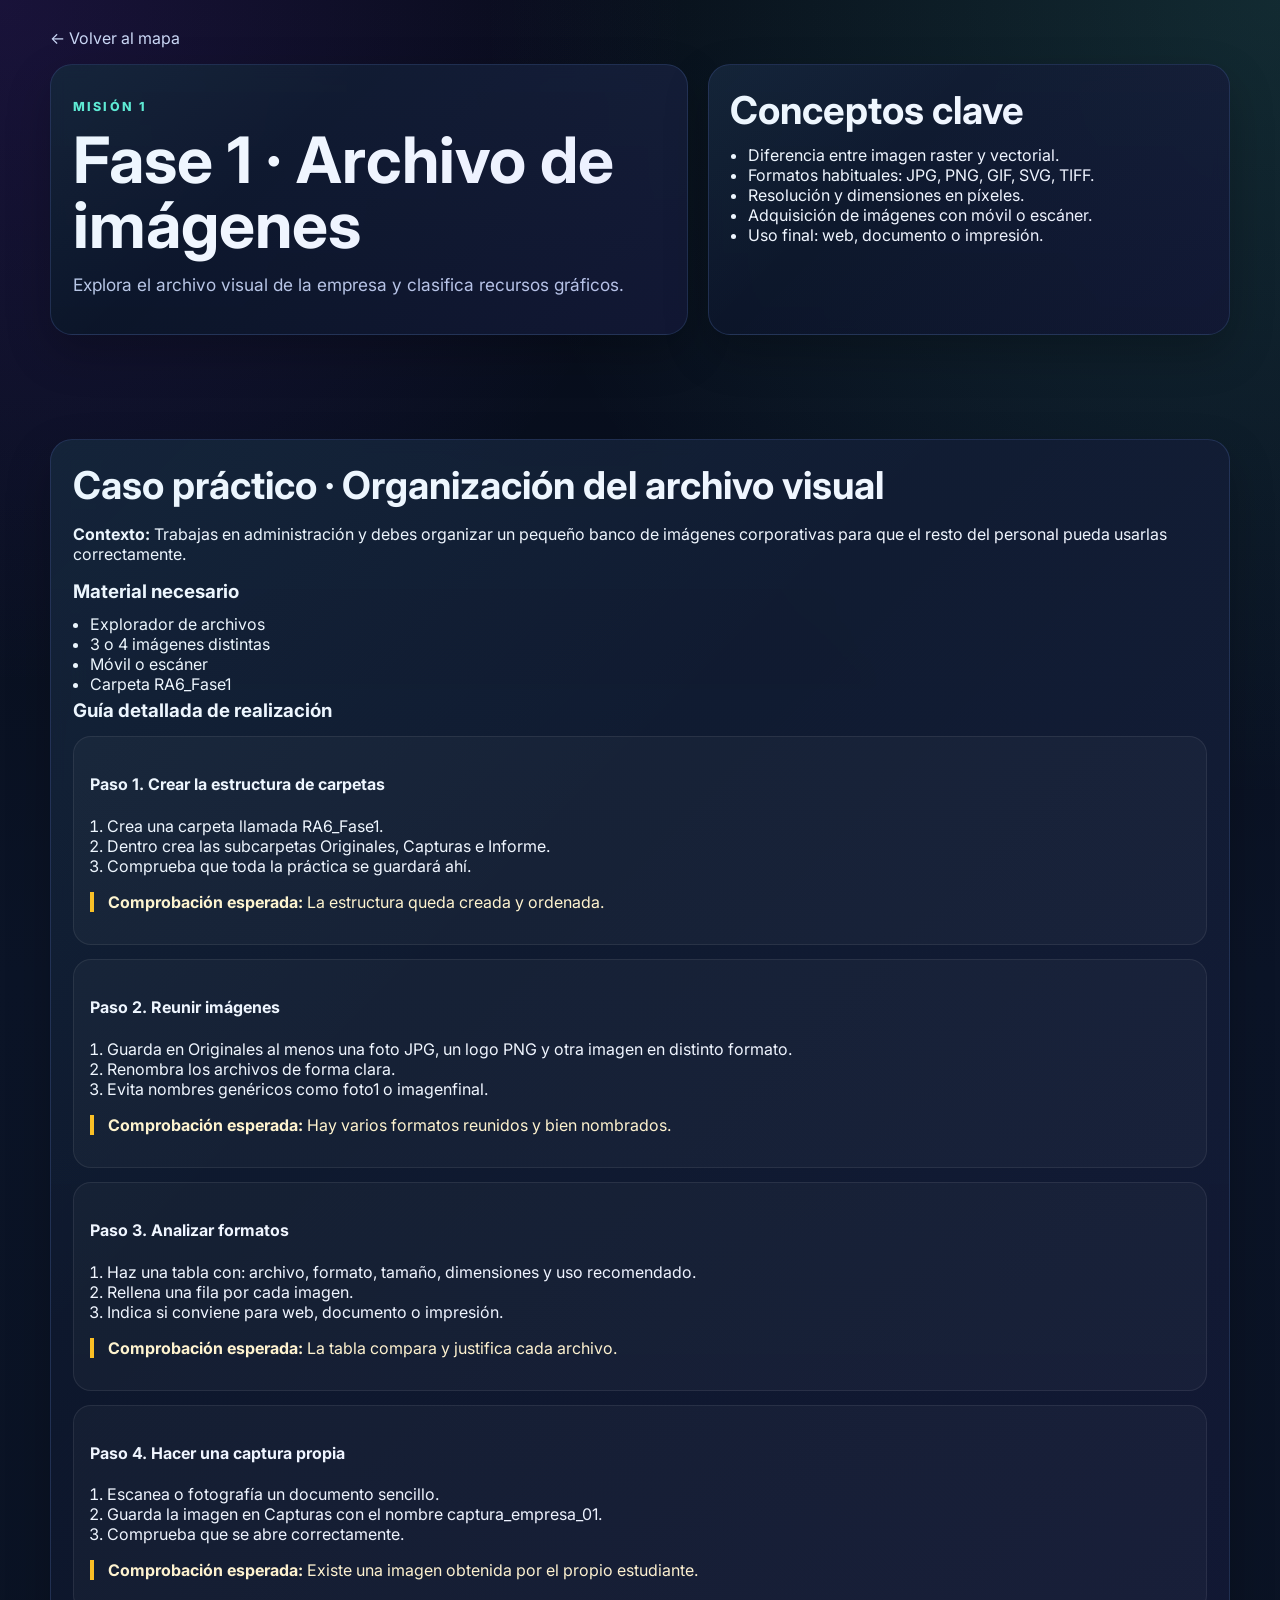
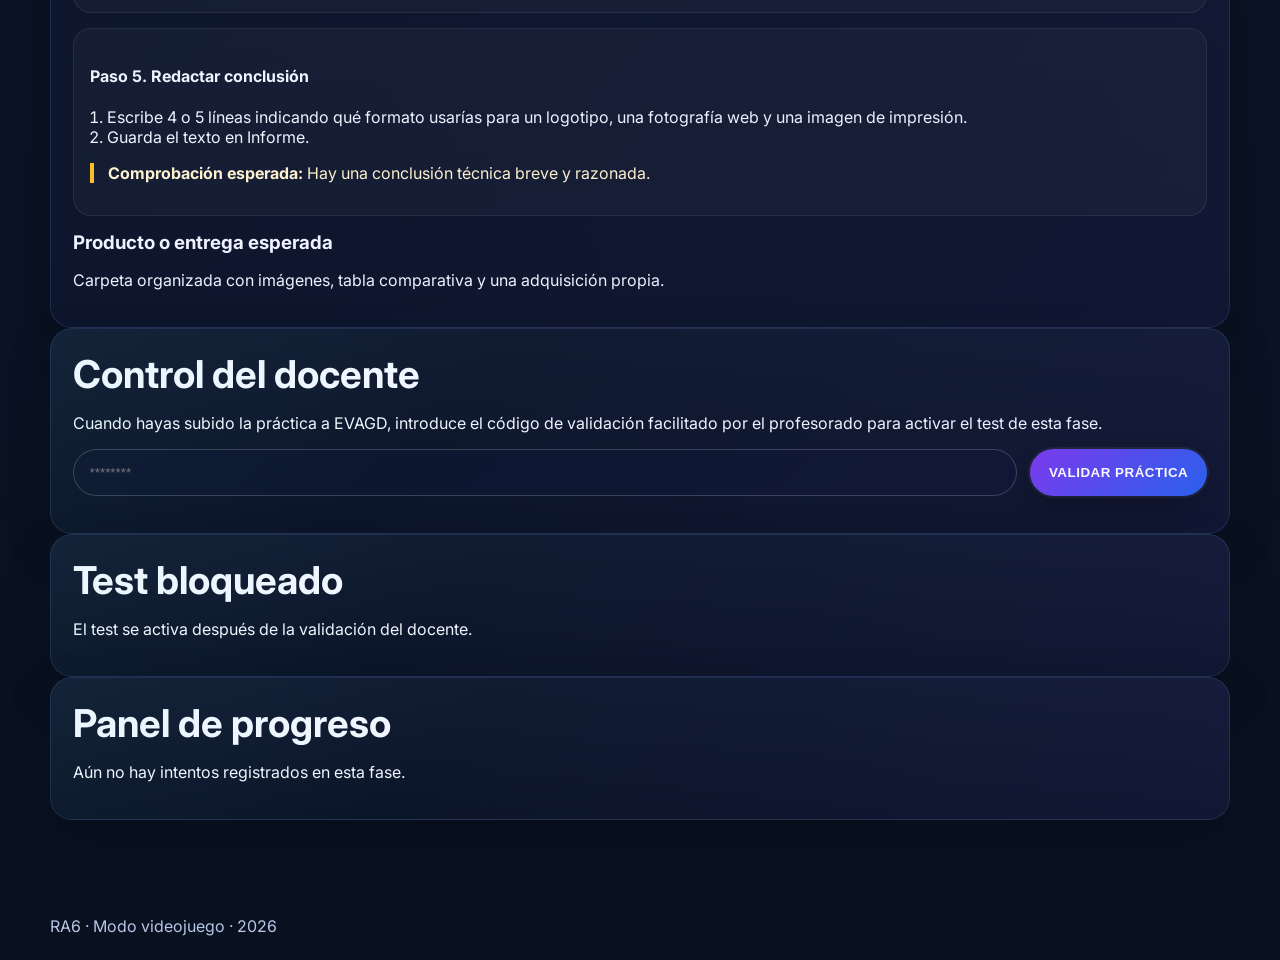
<file: fase-1.html>
<!doctype html>
<html lang="es">
<head>
<meta charset="utf-8">
<meta name="viewport" content="width=device-width,initial-scale=1">
<title>Fase 1 · Archivo de imágenes</title>
<link rel="preconnect" href="https://fonts.googleapis.com">
<link rel="preconnect" href="https://fonts.gstatic.com" crossorigin>
<link href="https://fonts.googleapis.com/css2?family=Inter:wght@400;500;700;800;900&display=swap" rel="stylesheet">
<link rel="stylesheet" href="style.css">
<script id="app-data" type="application/json">{"phases": [{"id": "1", "file": "fase-1.html", "title": "Fase 1 · Archivo de imágenes"}, {"id": "2", "file": "fase-2.html", "title": "Fase 2 · Laboratorio de conversión"}, {"id": "3", "file": "fase-3.html", "title": "Fase 3 · Estudio creativo"}, {"id": "4", "file": "fase-4.html", "title": "Fase 4 · Sala de vídeo"}, {"id": "5", "file": "fase-5.html", "title": "Fase 5 · Montaje y exportación"}, {"id": "6", "file": "fase-6.html", "title": "Fase 6 · Dossier final"}], "questions": {"1": [["¿Qué formato suele usarse en fotografías comprimidas para web?", ["PNG", "JPG", "SVG", "TIFF"], 1], ["¿Qué formato es adecuado para un logotipo con transparencia?", ["PNG", "JPG", "BMP", "RAW"], 0], ["¿Qué dispositivo permite digitalizar un documento en papel?", ["Escáner", "Altavoz", "Teclado", "Router"], 0], ["¿Qué indica la resolución de una imagen?", ["El nivel de detalle o número de píxeles", "El nombre del archivo", "La carpeta donde se guarda", "La fecha de creación"], 0], ["¿Qué tipo de imagen puede ampliarse sin perder nitidez?", ["Vectorial", "Raster comprimida", "Fotografía JPG", "Mapa de bits básico"], 0], ["¿Por qué conviene renombrar bien los archivos?", ["Para localizarlos y organizarlos mejor", "Para que ocupen menos espacio", "Para mejorar su resolución", "Para que se vuelvan transparentes"], 0], ["¿Qué archivo suele ocupar más si se busca alta calidad?", ["TIFF", "JPG muy comprimido", "TXT", "GIF pequeño"], 0], ["¿Qué uso puede requerir mayor resolución?", ["Impresión", "Correo rápido", "Vista previa pequeña", "Icono temporal"], 0], ["¿Qué acción forma parte de la adquisición de imágenes?", ["Escanear o fotografiar un documento", "Insertar una fórmula", "Crear una base de datos", "Ordenar una tabla"], 0], ["¿Qué conviene anotar en una tabla comparativa de imágenes?", ["Formato, tamaño, dimensiones y uso", "Solo el color principal", "Solo el nombre del profesor", "Solo la fecha del sistema"], 0], ["¿Qué criterio ayuda a elegir el formato correcto?", ["El uso final del archivo", "El nombre de la carpeta", "El color del escritorio", "La marca del monitor"], 0], ["¿Qué diferencia principal hay entre raster y vectorial?", ["El vectorial escala mejor", "El raster siempre es transparente", "El vectorial no tiene formato", "El raster nunca se imprime"], 0]], "2": [["¿Qué significa exportar una imagen?", ["Generar una versión final adaptada a un uso", "Borrar el archivo original", "Moverlo de carpeta", "Cambiar el nombre del monitor"], 0], ["¿Qué formato suele ser adecuado para una fotografía web?", ["JPG", "TXT", "WAV", "CSV"], 0], ["¿Qué formato conserva transparencia en logotipos?", ["PNG", "JPG", "BMP", "DOCX"], 0], ["¿Qué conviene evitar al hacer varias versiones de una imagen?", ["Sobrescribir el original", "Usar nombres claros", "Comparar tamaños", "Guardar copias"], 0], ["¿Qué se puede comparar entre archivos exportados?", ["Peso y calidad visual", "Solo la fecha", "Solo el nombre", "Solo la carpeta"], 0], ["¿Qué puede ocurrir al pasar un PNG con transparencia a JPG?", ["Se pierde la transparencia", "Aumenta la nitidez automáticamente", "Se convierte en vectorial", "Se vuelve editable"], 0], ["¿Qué formato suele ocupar más espacio entre copias similares?", ["BMP o formatos menos comprimidos", "JPG web", "TXT", "CSV"], 0], ["¿Por qué se crean varias versiones de una misma imagen?", ["Porque cada destino necesita un equilibrio distinto entre calidad y peso", "Porque el programa obliga siempre", "Porque así se cambia el color del fondo", "Porque mejora la ortografía"], 0], ["¿Qué programa básico puede servir para esta fase?", ["Paint", "Calculadora", "Bloc de notas", "Explorador de eventos"], 0], ["¿Qué ventaja tiene Photopea para esta práctica?", ["Permite trabajar y exportar formatos desde el navegador", "Solo abre audio", "No necesita imágenes", "Funciona como hoja de cálculo"], 0], ["¿Qué conviene anotar tras exportar varias copias?", ["Qué uso final tendría cada una", "El nombre del teclado", "El fondo del escritorio", "La hora exacta"], 0], ["¿Qué relación hay entre formato y uso?", ["El formato se elige según el destino del archivo", "No hay ninguna relación", "Siempre conviene usar el mismo formato", "Solo importa el nombre"], 0]], "3": [["¿Para qué sirve trabajar con capas en un editor de imágenes?", ["Permite separar elementos y editarlos sin afectar al resto", "Aumenta automáticamente la resolución de la imagen", "Convierte la imagen en vectorial", "Reduce el tamaño del archivo"], 0], ["¿Qué herramienta usarías para aislar una zona concreta de la imagen?", ["Herramienta de selección", "Herramienta de texto", "Herramienta de zoom", "Herramienta de guardado"], 0], ["¿Por qué se añade una capa semitransparente detrás del texto?", ["Para mejorar la legibilidad del texto", "Para aumentar el tamaño del archivo", "Para eliminar el fondo", "Para exportar más rápido"], 0], ["¿Qué ocurre si aumentas demasiado el contraste de una imagen?", ["Se pueden perder detalles en luces y sombras", "La imagen se convierte en blanco y negro", "Se reduce el tamaño del archivo", "Se elimina el fondo"], 0], ["¿Qué significa edición no destructiva?", ["Permite modificar sin alterar el archivo original", "Elimina automáticamente capas innecesarias", "Reduce el peso del archivo", "Convierte la imagen en otro formato"], 0], ["¿Qué formato es adecuado para guardar el archivo editable en GIMP?", ["XCF", "JPG", "PNG", "PDF"], 0], ["¿Qué ocurre si deformas un logotipo al escalarlo?", ["Pierde proporción y profesionalidad", "Aumenta su calidad", "Se vuelve transparente", "Se convierte en vectorial"], 0], ["¿Qué herramienta permite escribir texto en una imagen?", ["Herramienta de texto", "Herramienta de recorte", "Herramienta de selección", "Herramienta de capas"], 0], ["¿Qué ventaja tiene usar PNG frente a JPG en logotipos?", ["Permite transparencia", "Ocupa menos siempre", "Tiene más resolución", "Se abre más rápido"], 0], ["¿Qué elemento mejora la composición visual de un cartel?", ["Uso correcto de alineación y jerarquía", "Aumentar el tamaño del archivo", "Usar muchos colores sin criterio", "Eliminar todas las capas"], 0], ["¿Qué ajuste puede mejorar la legibilidad del fondo sin cambiar el contenido?", ["Brillo y contraste", "Cambiar la extensión del archivo", "Reducir el tamaño de pantalla", "Cerrar capas"], 0], ["¿Por qué conviene guardar también una versión editable del cartel?", ["Para poder modificarlo después", "Para que pese menos siempre", "Para eliminar el texto final", "Para evitar exportarlo"], 0]], "4": [["¿Qué elemento del editor permite ordenar vídeos, imágenes y audio?", ["La línea de tiempo", "La barra de direcciones", "La papelera", "El explorador web"], 0], ["¿Qué es un clip dentro de un editor de vídeo?", ["Un fragmento de vídeo, imagen o audio colocado en el proyecto", "Un efecto de color automático", "El formato del archivo final", "Un tipo de micrófono"], 0], ["¿Para qué sirve una transición en OpenShot?", ["Para suavizar el paso entre un clip y otro", "Para grabar voz", "Para comprimir el vídeo", "Para cambiar el nombre del archivo"], 0], ["¿Qué pista conviene reservar para la música o el audio de apoyo?", ["Una pista de audio independiente", "La misma pista del título", "La carpeta de exportación", "La barra de herramientas"], 0], ["¿Qué significan las siglas FPS en vídeo?", ["Fotogramas por segundo", "Frecuencia de pista sonora", "Formato principal de salida", "Fondo de pantalla estándar"], 0], ["¿Qué formato final se recomienda para entregar el vídeo de esta fase?", ["MP4", "PNG", "DOCX", "TXT"], 0], ["¿Qué códec se asocia de forma habitual a la exportación MP4 en clase?", ["H.264", "GIF", "WAV", "SVG"], 0], ["¿Qué resolución corresponde a un vídeo Full HD?", ["1920 × 1080", "800 × 600", "640 × 480", "300 × 300"], 0], ["¿Qué es lo primero que debe hacer el estudiante antes de editar el anuncio?", ["Reunir imágenes, vídeos y música con permiso de uso", "Exportar el vídeo final", "Borrar la línea de tiempo", "Cerrar el proyecto"], 0], ["¿Qué recurso permite mostrar el nombre del producto o el lema de la marca sobre el vídeo?", ["Un título o texto superpuesto", "Una carpeta nueva", "La papelera del proyecto", "El botón de minimizar"], 0], ["¿Qué hay que vigilar al mezclar voz y música en una pieza publicitaria?", ["Que la música no tape la voz principal", "Que todo suene al volumen máximo", "Que la voz esté silenciada", "Que no haya ninguna pista de audio"], 0], ["¿Qué acción hay que hacer al terminar para comprobar la entrega?", ["Reproducir el vídeo exportado y revisar imagen y sonido", "Eliminar el proyecto", "Cambiar el fondo del programa", "Volver a importar todos los clips"], 0]], "5": [["¿Qué material debe reutilizarse en la Fase 5?", ["La marca y parte de los recursos creados en la Fase 4", "Un documento de texto vacío", "Solo imágenes nuevas sin relación", "Únicamente una captura de pantalla"], 0], ["¿Qué objetivo tiene el mini vídeo mejorado?", ["Crear una versión más breve y más pulida del anuncio anterior", "Alargar el vídeo por encima de 10 minutos", "Convertirlo en presentación sin audio", "Borrar el trabajo previo"], 0], ["¿Qué duración máxima se recomienda para el mini vídeo de esta fase?", ["45 segundos", "5 minutos", "3 minutos", "90 segundos de audio sin imagen"], 0], ["¿Qué operación ayuda a dar ritmo al montaje final?", ["Recortar los clips y dejar solo lo importante", "Duplicar todos los archivos", "Cambiar el nombre del ordenador", "Cerrar el editor sin guardar"], 0], ["¿Qué elemento puede mejorar la entrada y salida entre planos?", ["Las transiciones", "El explorador de archivos", "La carpeta de descargas", "El código diario de validación"], 0], ["¿Qué recurso refuerza el mensaje comercial al final del vídeo?", ["Una llamada a la acción o eslogan final", "Un archivo ZIP", "Una hoja de cálculo", "Un borde aleatorio sin texto"], 0], ["¿Qué conviene revisar antes de exportar la versión definitiva?", ["Orden de clips, texto, audio y duración", "Solo el color del escritorio", "Solo el nombre del archivo", "Solo la fecha del sistema"], 0], ["¿Qué formato sigue siendo el recomendado para exportar el mini vídeo?", ["MP4", "JPG", "CSV", "PSD"], 0], ["¿Qué debe ocurrir con la identidad visual elegida en la Fase 4?", ["Debe mantenerse para que exista coherencia de marca", "Debe cambiarse obligatoriamente", "Debe eliminarse todo el texto", "Debe sustituirse por una marca inventada sin producto"], 0], ["¿Qué mejora concreta puede hacerse sobre el audio del anuncio original?", ["Ajustar niveles y limpiar partes innecesarias", "Quitar toda la voz", "Exportar solo la música", "Subir el volumen al máximo sin escuchar"], 0], ["¿Qué acción final permite detectar errores antes de entregar?", ["Ver el vídeo exportado de principio a fin", "Borrar la carpeta del proyecto", "Cerrar el navegador", "Cambiar la contraseña del equipo"], 0], ["¿Qué demuestra esta fase respecto al trabajo anterior?", ["Capacidad de mejorar y reutilizar un producto multimedia", "Que el alumno solo sabe copiar archivos", "Que el vídeo debe rehacerse siempre desde cero", "Que no es necesario planificar"], 0]], "6": [["¿Qué debe incluir un dossier multimedia?", ["Imágenes, vídeo y explicación técnica", "Solo texto", "Solo imágenes", "Solo audio"], 0], ["¿Qué herramienta puede usarse para crear el dossier?", ["Writer o Impress", "Solo Calc", "Bloc de notas", "Paint"], 0], ["¿Por qué añadir imágenes al documento?", ["Mejorar la comunicación visual", "Aumentar tamaño del archivo", "Reducir texto", "Evitar escribir"], 0], ["¿Qué debe acompañar a cada imagen?", ["Una breve explicación o pie", "Nada", "Un código", "Un enlace externo obligatorio"], 0], ["¿Qué evidencia de vídeo puede incluirse?", ["Captura o referencia al archivo", "Un archivo CSV", "Una imagen vacía", "Un documento PDF"], 0], ["¿Qué formato final es recomendable entregar?", ["PDF", "TXT", "JPG", "MP3"], 0], ["¿Qué aporta una guía de buenas prácticas?", ["Ayuda a aplicar correctamente lo aprendido", "Reduce el trabajo", "Elimina contenido", "Sustituye la práctica"], 0], ["¿Qué debe incluir la conclusión final?", ["Reflexión sobre el aprendizaje", "Solo el título", "Nada", "Un código"], 0], ["¿Qué mejora un documento profesional?", ["Orden, claridad y coherencia visual", "Muchos colores sin criterio", "Texto desordenado", "Falta de imágenes"], 0], ["¿Qué demuestra integrar trabajos anteriores?", ["Aplicación real del aprendizaje", "Repetición de contenido", "Falta de esfuerzo", "Uso de plantillas"], 0], ["¿Por qué conviene exportar también el dossier en PDF?", ["Porque facilita compartirlo y mantener el formato", "Porque elimina la necesidad de revisar el contenido", "Porque convierte imágenes en vídeo", "Porque sustituye el archivo editable"], 0], ["¿Qué valor tiene explicar el formato usado en cada recurso?", ["Demuestra comprensión técnica de las decisiones tomadas", "Hace el documento más largo sin utilidad", "Evita insertar imágenes", "Sustituye la práctica completa"], 0]]}}</script>
<script defer src="script.js"></script>
</head>
<body data-phase="1">
<header class="page-head">
  <div class="container">
    <a class="breadcrumb" href="index.html">← Volver al mapa</a>
    <div class="phase-hero">
      <section class="panel game-panel">
        <p class="kicker">Misión 1</p>
        <h1>Fase 1 · Archivo de imágenes</h1>
        <p class="lead">Explora el archivo visual de la empresa y clasifica recursos gráficos.</p>
      </section>
      <aside class="panel game-panel">
        <h2>Conceptos clave</h2>
        <ul class="list"><li>Diferencia entre imagen raster y vectorial.</li><li>Formatos habituales: JPG, PNG, GIF, SVG, TIFF.</li><li>Resolución y dimensiones en píxeles.</li><li>Adquisición de imágenes con móvil o escáner.</li><li>Uso final: web, documento o impresión.</li></ul>
      </aside>
    </div>
  </div>
</header>
<main class="section">
  <div class="container" id="phase-shell">
    <section class="panel game-panel">
      <h2>Caso práctico · Organización del archivo visual</h2>
      <p><strong>Contexto:</strong> Trabajas en administración y debes organizar un pequeño banco de imágenes corporativas para que el resto del personal pueda usarlas correctamente.</p>
      
      
      <h3>Material necesario</h3>
      <ul class="list"><li>Explorador de archivos</li><li>3 o 4 imágenes distintas</li><li>Móvil o escáner</li><li>Carpeta RA6_Fase1</li></ul>
      <h3>Guía detallada de realización</h3>
      <article class="step-card"><h4>Paso 1. Crear la estructura de carpetas</h4><ol class="list"><li>Crea una carpeta llamada RA6_Fase1.</li><li>Dentro crea las subcarpetas Originales, Capturas e Informe.</li><li>Comprueba que toda la práctica se guardará ahí.</li></ol><p class="expect"><strong>Comprobación esperada:</strong> La estructura queda creada y ordenada.</p></article><article class="step-card"><h4>Paso 2. Reunir imágenes</h4><ol class="list"><li>Guarda en Originales al menos una foto JPG, un logo PNG y otra imagen en distinto formato.</li><li>Renombra los archivos de forma clara.</li><li>Evita nombres genéricos como foto1 o imagenfinal.</li></ol><p class="expect"><strong>Comprobación esperada:</strong> Hay varios formatos reunidos y bien nombrados.</p></article><article class="step-card"><h4>Paso 3. Analizar formatos</h4><ol class="list"><li>Haz una tabla con: archivo, formato, tamaño, dimensiones y uso recomendado.</li><li>Rellena una fila por cada imagen.</li><li>Indica si conviene para web, documento o impresión.</li></ol><p class="expect"><strong>Comprobación esperada:</strong> La tabla compara y justifica cada archivo.</p></article><article class="step-card"><h4>Paso 4. Hacer una captura propia</h4><ol class="list"><li>Escanea o fotografía un documento sencillo.</li><li>Guarda la imagen en Capturas con el nombre captura_empresa_01.</li><li>Comprueba que se abre correctamente.</li></ol><p class="expect"><strong>Comprobación esperada:</strong> Existe una imagen obtenida por el propio estudiante.</p></article><article class="step-card"><h4>Paso 5. Redactar conclusión</h4><ol class="list"><li>Escribe 4 o 5 líneas indicando qué formato usarías para un logotipo, una fotografía web y una imagen de impresión.</li><li>Guarda el texto en Informe.</li></ol><p class="expect"><strong>Comprobación esperada:</strong> Hay una conclusión técnica breve y razonada.</p></article>
      <h3>Producto o entrega esperada</h3>
      <p>Carpeta organizada con imágenes, tabla comparativa y una adquisición propia.</p>
    </section>
    <div id="verification-box"></div>
    <div id="test-box"></div>
    <div id="summary-box"></div>
  </div>
</main>
<footer class="footer">
  <div class="container">RA6 · Modo videojuego · <span data-year></span></div>
</footer>
</body>
</html>
</file>
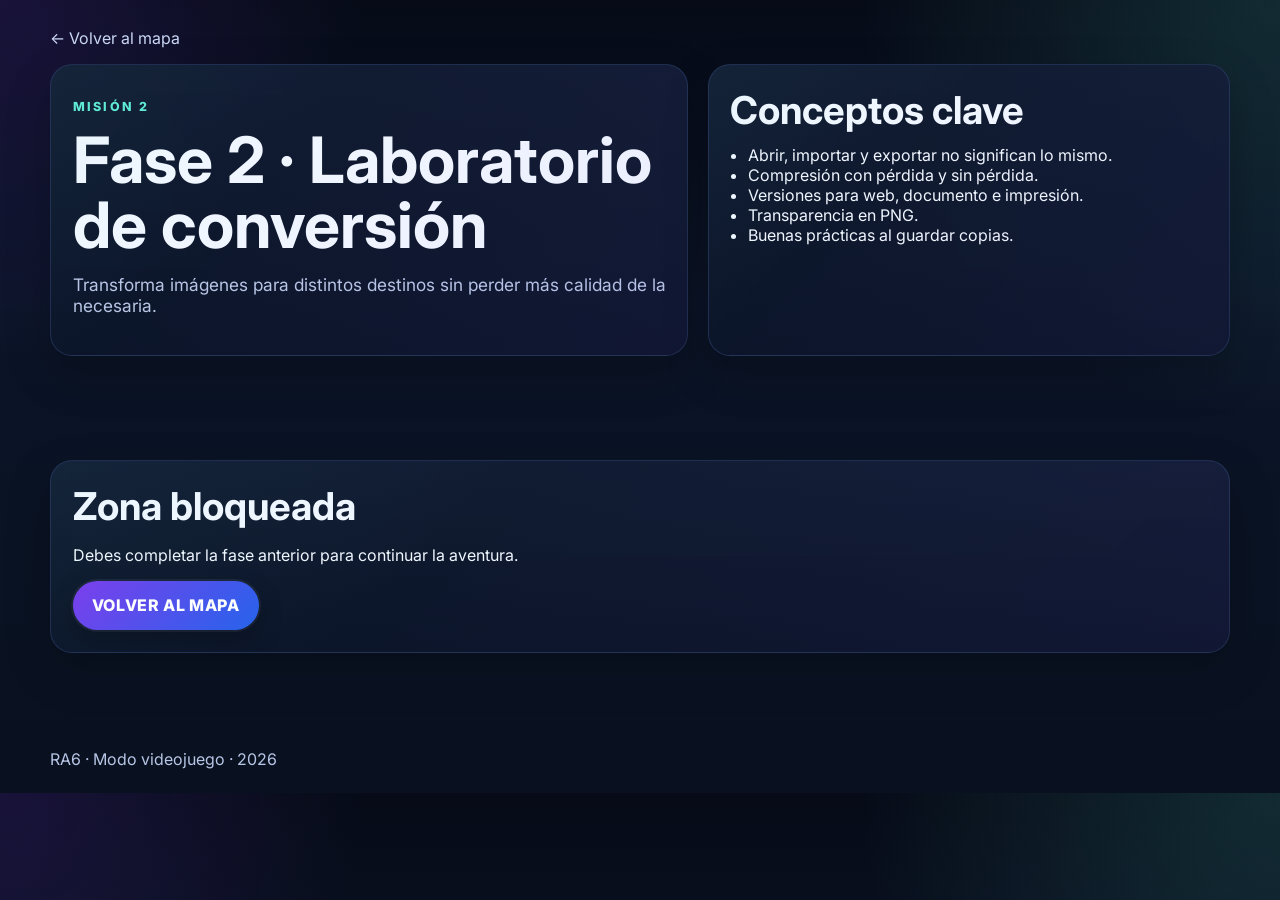
<file: fase-2.html>
<!doctype html>
<html lang="es">
<head>
<meta charset="utf-8">
<meta name="viewport" content="width=device-width,initial-scale=1">
<title>Fase 2 · Laboratorio de conversión</title>
<link rel="preconnect" href="https://fonts.googleapis.com">
<link rel="preconnect" href="https://fonts.gstatic.com" crossorigin>
<link href="https://fonts.googleapis.com/css2?family=Inter:wght@400;500;700;800;900&display=swap" rel="stylesheet">
<link rel="stylesheet" href="style.css">
<script id="app-data" type="application/json">{"phases": [{"id": "1", "file": "fase-1.html", "title": "Fase 1 · Archivo de imágenes"}, {"id": "2", "file": "fase-2.html", "title": "Fase 2 · Laboratorio de conversión"}, {"id": "3", "file": "fase-3.html", "title": "Fase 3 · Estudio creativo"}, {"id": "4", "file": "fase-4.html", "title": "Fase 4 · Sala de vídeo"}, {"id": "5", "file": "fase-5.html", "title": "Fase 5 · Montaje y exportación"}, {"id": "6", "file": "fase-6.html", "title": "Fase 6 · Dossier final"}], "questions": {"1": [["¿Qué formato suele usarse en fotografías comprimidas para web?", ["PNG", "JPG", "SVG", "TIFF"], 1], ["¿Qué formato es adecuado para un logotipo con transparencia?", ["PNG", "JPG", "BMP", "RAW"], 0], ["¿Qué dispositivo permite digitalizar un documento en papel?", ["Escáner", "Altavoz", "Teclado", "Router"], 0], ["¿Qué indica la resolución de una imagen?", ["El nivel de detalle o número de píxeles", "El nombre del archivo", "La carpeta donde se guarda", "La fecha de creación"], 0], ["¿Qué tipo de imagen puede ampliarse sin perder nitidez?", ["Vectorial", "Raster comprimida", "Fotografía JPG", "Mapa de bits básico"], 0], ["¿Por qué conviene renombrar bien los archivos?", ["Para localizarlos y organizarlos mejor", "Para que ocupen menos espacio", "Para mejorar su resolución", "Para que se vuelvan transparentes"], 0], ["¿Qué archivo suele ocupar más si se busca alta calidad?", ["TIFF", "JPG muy comprimido", "TXT", "GIF pequeño"], 0], ["¿Qué uso puede requerir mayor resolución?", ["Impresión", "Correo rápido", "Vista previa pequeña", "Icono temporal"], 0], ["¿Qué acción forma parte de la adquisición de imágenes?", ["Escanear o fotografiar un documento", "Insertar una fórmula", "Crear una base de datos", "Ordenar una tabla"], 0], ["¿Qué conviene anotar en una tabla comparativa de imágenes?", ["Formato, tamaño, dimensiones y uso", "Solo el color principal", "Solo el nombre del profesor", "Solo la fecha del sistema"], 0], ["¿Qué criterio ayuda a elegir el formato correcto?", ["El uso final del archivo", "El nombre de la carpeta", "El color del escritorio", "La marca del monitor"], 0], ["¿Qué diferencia principal hay entre raster y vectorial?", ["El vectorial escala mejor", "El raster siempre es transparente", "El vectorial no tiene formato", "El raster nunca se imprime"], 0]], "2": [["¿Qué significa exportar una imagen?", ["Generar una versión final adaptada a un uso", "Borrar el archivo original", "Moverlo de carpeta", "Cambiar el nombre del monitor"], 0], ["¿Qué formato suele ser adecuado para una fotografía web?", ["JPG", "TXT", "WAV", "CSV"], 0], ["¿Qué formato conserva transparencia en logotipos?", ["PNG", "JPG", "BMP", "DOCX"], 0], ["¿Qué conviene evitar al hacer varias versiones de una imagen?", ["Sobrescribir el original", "Usar nombres claros", "Comparar tamaños", "Guardar copias"], 0], ["¿Qué se puede comparar entre archivos exportados?", ["Peso y calidad visual", "Solo la fecha", "Solo el nombre", "Solo la carpeta"], 0], ["¿Qué puede ocurrir al pasar un PNG con transparencia a JPG?", ["Se pierde la transparencia", "Aumenta la nitidez automáticamente", "Se convierte en vectorial", "Se vuelve editable"], 0], ["¿Qué formato suele ocupar más espacio entre copias similares?", ["BMP o formatos menos comprimidos", "JPG web", "TXT", "CSV"], 0], ["¿Por qué se crean varias versiones de una misma imagen?", ["Porque cada destino necesita un equilibrio distinto entre calidad y peso", "Porque el programa obliga siempre", "Porque así se cambia el color del fondo", "Porque mejora la ortografía"], 0], ["¿Qué programa básico puede servir para esta fase?", ["Paint", "Calculadora", "Bloc de notas", "Explorador de eventos"], 0], ["¿Qué ventaja tiene Photopea para esta práctica?", ["Permite trabajar y exportar formatos desde el navegador", "Solo abre audio", "No necesita imágenes", "Funciona como hoja de cálculo"], 0], ["¿Qué conviene anotar tras exportar varias copias?", ["Qué uso final tendría cada una", "El nombre del teclado", "El fondo del escritorio", "La hora exacta"], 0], ["¿Qué relación hay entre formato y uso?", ["El formato se elige según el destino del archivo", "No hay ninguna relación", "Siempre conviene usar el mismo formato", "Solo importa el nombre"], 0]], "3": [["¿Para qué sirve trabajar con capas en un editor de imágenes?", ["Permite separar elementos y editarlos sin afectar al resto", "Aumenta automáticamente la resolución de la imagen", "Convierte la imagen en vectorial", "Reduce el tamaño del archivo"], 0], ["¿Qué herramienta usarías para aislar una zona concreta de la imagen?", ["Herramienta de selección", "Herramienta de texto", "Herramienta de zoom", "Herramienta de guardado"], 0], ["¿Por qué se añade una capa semitransparente detrás del texto?", ["Para mejorar la legibilidad del texto", "Para aumentar el tamaño del archivo", "Para eliminar el fondo", "Para exportar más rápido"], 0], ["¿Qué ocurre si aumentas demasiado el contraste de una imagen?", ["Se pueden perder detalles en luces y sombras", "La imagen se convierte en blanco y negro", "Se reduce el tamaño del archivo", "Se elimina el fondo"], 0], ["¿Qué significa edición no destructiva?", ["Permite modificar sin alterar el archivo original", "Elimina automáticamente capas innecesarias", "Reduce el peso del archivo", "Convierte la imagen en otro formato"], 0], ["¿Qué formato es adecuado para guardar el archivo editable en GIMP?", ["XCF", "JPG", "PNG", "PDF"], 0], ["¿Qué ocurre si deformas un logotipo al escalarlo?", ["Pierde proporción y profesionalidad", "Aumenta su calidad", "Se vuelve transparente", "Se convierte en vectorial"], 0], ["¿Qué herramienta permite escribir texto en una imagen?", ["Herramienta de texto", "Herramienta de recorte", "Herramienta de selección", "Herramienta de capas"], 0], ["¿Qué ventaja tiene usar PNG frente a JPG en logotipos?", ["Permite transparencia", "Ocupa menos siempre", "Tiene más resolución", "Se abre más rápido"], 0], ["¿Qué elemento mejora la composición visual de un cartel?", ["Uso correcto de alineación y jerarquía", "Aumentar el tamaño del archivo", "Usar muchos colores sin criterio", "Eliminar todas las capas"], 0], ["¿Qué ajuste puede mejorar la legibilidad del fondo sin cambiar el contenido?", ["Brillo y contraste", "Cambiar la extensión del archivo", "Reducir el tamaño de pantalla", "Cerrar capas"], 0], ["¿Por qué conviene guardar también una versión editable del cartel?", ["Para poder modificarlo después", "Para que pese menos siempre", "Para eliminar el texto final", "Para evitar exportarlo"], 0]], "4": [["¿Qué elemento del editor permite ordenar vídeos, imágenes y audio?", ["La línea de tiempo", "La barra de direcciones", "La papelera", "El explorador web"], 0], ["¿Qué es un clip dentro de un editor de vídeo?", ["Un fragmento de vídeo, imagen o audio colocado en el proyecto", "Un efecto de color automático", "El formato del archivo final", "Un tipo de micrófono"], 0], ["¿Para qué sirve una transición en OpenShot?", ["Para suavizar el paso entre un clip y otro", "Para grabar voz", "Para comprimir el vídeo", "Para cambiar el nombre del archivo"], 0], ["¿Qué pista conviene reservar para la música o el audio de apoyo?", ["Una pista de audio independiente", "La misma pista del título", "La carpeta de exportación", "La barra de herramientas"], 0], ["¿Qué significan las siglas FPS en vídeo?", ["Fotogramas por segundo", "Frecuencia de pista sonora", "Formato principal de salida", "Fondo de pantalla estándar"], 0], ["¿Qué formato final se recomienda para entregar el vídeo de esta fase?", ["MP4", "PNG", "DOCX", "TXT"], 0], ["¿Qué códec se asocia de forma habitual a la exportación MP4 en clase?", ["H.264", "GIF", "WAV", "SVG"], 0], ["¿Qué resolución corresponde a un vídeo Full HD?", ["1920 × 1080", "800 × 600", "640 × 480", "300 × 300"], 0], ["¿Qué es lo primero que debe hacer el estudiante antes de editar el anuncio?", ["Reunir imágenes, vídeos y música con permiso de uso", "Exportar el vídeo final", "Borrar la línea de tiempo", "Cerrar el proyecto"], 0], ["¿Qué recurso permite mostrar el nombre del producto o el lema de la marca sobre el vídeo?", ["Un título o texto superpuesto", "Una carpeta nueva", "La papelera del proyecto", "El botón de minimizar"], 0], ["¿Qué hay que vigilar al mezclar voz y música en una pieza publicitaria?", ["Que la música no tape la voz principal", "Que todo suene al volumen máximo", "Que la voz esté silenciada", "Que no haya ninguna pista de audio"], 0], ["¿Qué acción hay que hacer al terminar para comprobar la entrega?", ["Reproducir el vídeo exportado y revisar imagen y sonido", "Eliminar el proyecto", "Cambiar el fondo del programa", "Volver a importar todos los clips"], 0]], "5": [["¿Qué material debe reutilizarse en la Fase 5?", ["La marca y parte de los recursos creados en la Fase 4", "Un documento de texto vacío", "Solo imágenes nuevas sin relación", "Únicamente una captura de pantalla"], 0], ["¿Qué objetivo tiene el mini vídeo mejorado?", ["Crear una versión más breve y más pulida del anuncio anterior", "Alargar el vídeo por encima de 10 minutos", "Convertirlo en presentación sin audio", "Borrar el trabajo previo"], 0], ["¿Qué duración máxima se recomienda para el mini vídeo de esta fase?", ["45 segundos", "5 minutos", "3 minutos", "90 segundos de audio sin imagen"], 0], ["¿Qué operación ayuda a dar ritmo al montaje final?", ["Recortar los clips y dejar solo lo importante", "Duplicar todos los archivos", "Cambiar el nombre del ordenador", "Cerrar el editor sin guardar"], 0], ["¿Qué elemento puede mejorar la entrada y salida entre planos?", ["Las transiciones", "El explorador de archivos", "La carpeta de descargas", "El código diario de validación"], 0], ["¿Qué recurso refuerza el mensaje comercial al final del vídeo?", ["Una llamada a la acción o eslogan final", "Un archivo ZIP", "Una hoja de cálculo", "Un borde aleatorio sin texto"], 0], ["¿Qué conviene revisar antes de exportar la versión definitiva?", ["Orden de clips, texto, audio y duración", "Solo el color del escritorio", "Solo el nombre del archivo", "Solo la fecha del sistema"], 0], ["¿Qué formato sigue siendo el recomendado para exportar el mini vídeo?", ["MP4", "JPG", "CSV", "PSD"], 0], ["¿Qué debe ocurrir con la identidad visual elegida en la Fase 4?", ["Debe mantenerse para que exista coherencia de marca", "Debe cambiarse obligatoriamente", "Debe eliminarse todo el texto", "Debe sustituirse por una marca inventada sin producto"], 0], ["¿Qué mejora concreta puede hacerse sobre el audio del anuncio original?", ["Ajustar niveles y limpiar partes innecesarias", "Quitar toda la voz", "Exportar solo la música", "Subir el volumen al máximo sin escuchar"], 0], ["¿Qué acción final permite detectar errores antes de entregar?", ["Ver el vídeo exportado de principio a fin", "Borrar la carpeta del proyecto", "Cerrar el navegador", "Cambiar la contraseña del equipo"], 0], ["¿Qué demuestra esta fase respecto al trabajo anterior?", ["Capacidad de mejorar y reutilizar un producto multimedia", "Que el alumno solo sabe copiar archivos", "Que el vídeo debe rehacerse siempre desde cero", "Que no es necesario planificar"], 0]], "6": [["¿Qué debe incluir un dossier multimedia?", ["Imágenes, vídeo y explicación técnica", "Solo texto", "Solo imágenes", "Solo audio"], 0], ["¿Qué herramienta puede usarse para crear el dossier?", ["Writer o Impress", "Solo Calc", "Bloc de notas", "Paint"], 0], ["¿Por qué añadir imágenes al documento?", ["Mejorar la comunicación visual", "Aumentar tamaño del archivo", "Reducir texto", "Evitar escribir"], 0], ["¿Qué debe acompañar a cada imagen?", ["Una breve explicación o pie", "Nada", "Un código", "Un enlace externo obligatorio"], 0], ["¿Qué evidencia de vídeo puede incluirse?", ["Captura o referencia al archivo", "Un archivo CSV", "Una imagen vacía", "Un documento PDF"], 0], ["¿Qué formato final es recomendable entregar?", ["PDF", "TXT", "JPG", "MP3"], 0], ["¿Qué aporta una guía de buenas prácticas?", ["Ayuda a aplicar correctamente lo aprendido", "Reduce el trabajo", "Elimina contenido", "Sustituye la práctica"], 0], ["¿Qué debe incluir la conclusión final?", ["Reflexión sobre el aprendizaje", "Solo el título", "Nada", "Un código"], 0], ["¿Qué mejora un documento profesional?", ["Orden, claridad y coherencia visual", "Muchos colores sin criterio", "Texto desordenado", "Falta de imágenes"], 0], ["¿Qué demuestra integrar trabajos anteriores?", ["Aplicación real del aprendizaje", "Repetición de contenido", "Falta de esfuerzo", "Uso de plantillas"], 0], ["¿Por qué conviene exportar también el dossier en PDF?", ["Porque facilita compartirlo y mantener el formato", "Porque elimina la necesidad de revisar el contenido", "Porque convierte imágenes en vídeo", "Porque sustituye el archivo editable"], 0], ["¿Qué valor tiene explicar el formato usado en cada recurso?", ["Demuestra comprensión técnica de las decisiones tomadas", "Hace el documento más largo sin utilidad", "Evita insertar imágenes", "Sustituye la práctica completa"], 0]]}}</script>
<script defer src="script.js"></script>
</head>
<body data-phase="2">
<header class="page-head">
  <div class="container">
    <a class="breadcrumb" href="index.html">← Volver al mapa</a>
    <div class="phase-hero">
      <section class="panel game-panel">
        <p class="kicker">Misión 2</p>
        <h1>Fase 2 · Laboratorio de conversión</h1>
        <p class="lead">Transforma imágenes para distintos destinos sin perder más calidad de la necesaria.</p>
      </section>
      <aside class="panel game-panel">
        <h2>Conceptos clave</h2>
        <ul class="list"><li>Abrir, importar y exportar no significan lo mismo.</li><li>Compresión con pérdida y sin pérdida.</li><li>Versiones para web, documento e impresión.</li><li>Transparencia en PNG.</li><li>Buenas prácticas al guardar copias.</li></ul>
      </aside>
    </div>
  </div>
</header>
<main class="section">
  <div class="container" id="phase-shell">
    <section class="panel game-panel">
      <h2>Caso práctico · Conversión y formatos de imagen</h2>
      <p><strong>Contexto:</strong> La empresa necesita la misma imagen en varias versiones: para web, para dossier y para impresión. Debes exportarlas correctamente.</p>
      
      
      <h3>Material necesario</h3>
      <ul class="list"><li>Paint o Photopea</li><li>Una fotografía</li><li>Un logotipo PNG</li><li>Carpeta RA6_Fase2</li></ul>
      <h3>Guía detallada de realización</h3>
      <article class="step-card"><h4>Paso 1. Preparar recursos</h4><ol class="list"><li>Crea la carpeta RA6_Fase2.</li><li>Guarda una fotografía y un logotipo PNG dentro.</li><li>Abre la fotografía en Paint o Photopea.</li></ol><p class="expect"><strong>Comprobación esperada:</strong> Los recursos están listos para trabajar.</p></article><article class="step-card"><h4>Paso 2. Guardar en varios formatos</h4><ol class="list"><li>Guarda una copia en JPG.</li><li>Guarda otra en PNG.</li><li>Si tu programa lo permite, guarda otra en BMP o formato alternativo.</li></ol><p class="expect"><strong>Comprobación esperada:</strong> Existen varias versiones del mismo archivo.</p></article><article class="step-card"><h4>Paso 3. Comparar resultados</h4><ol class="list"><li>Observa el tamaño de cada archivo.</li><li>Compara visualmente si hay pérdida de calidad.</li><li>Anota qué formato ocupa más y cuál menos.</li></ol><p class="expect"><strong>Comprobación esperada:</strong> La comparación entre formatos queda registrada.</p></article><article class="step-card"><h4>Paso 4. Probar transparencia</h4><ol class="list"><li>Abre el logotipo PNG.</li><li>Guarda una copia como JPG.</li><li>Comprueba qué ocurre con el fondo al cambiar de formato.</li></ol><p class="expect"><strong>Comprobación esperada:</strong> El alumnado identifica la pérdida de transparencia.</p></article><article class="step-card"><h4>Paso 5. Explicar usos</h4><ol class="list"><li>Escribe qué formato elegirías para web, cuál para impresión y cuál para logotipos.</li><li>Guarda la explicación en un archivo de texto dentro de la carpeta.</li></ol><p class="expect"><strong>Comprobación esperada:</strong> La decisión técnica queda justificada.</p></article>
      <h3>Producto o entrega esperada</h3>
      <p>Varias versiones de imagen con una explicación de sus usos.</p>
    </section>
    <div id="verification-box"></div>
    <div id="test-box"></div>
    <div id="summary-box"></div>
  </div>
</main>
<footer class="footer">
  <div class="container">RA6 · Modo videojuego · <span data-year></span></div>
</footer>
</body>
</html>
</file>
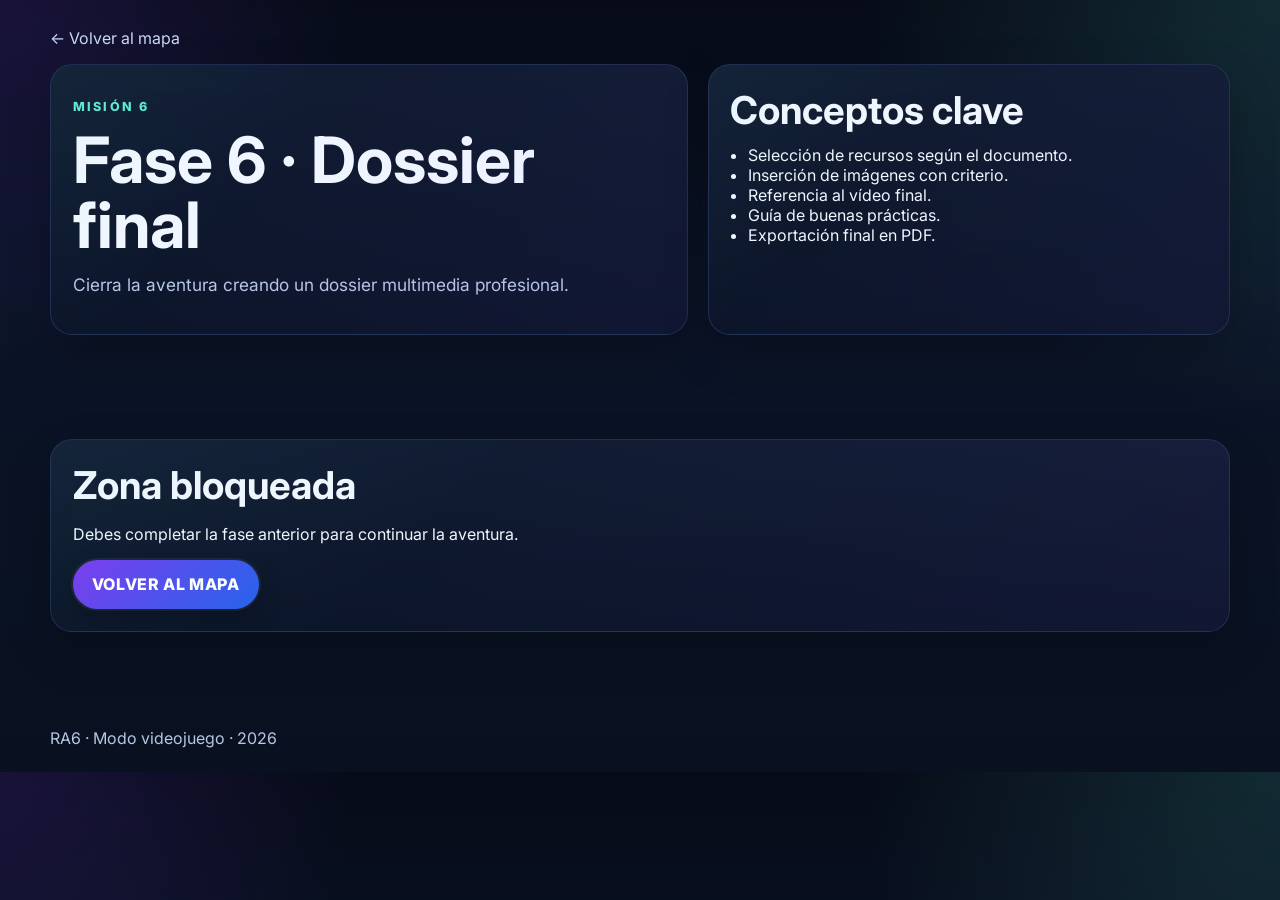
<file: fase-6.html>
<!doctype html>
<html lang="es">
<head>
<meta charset="utf-8">
<meta name="viewport" content="width=device-width,initial-scale=1">
<title>Fase 6 · Dossier final</title>
<link rel="preconnect" href="https://fonts.googleapis.com">
<link rel="preconnect" href="https://fonts.gstatic.com" crossorigin>
<link href="https://fonts.googleapis.com/css2?family=Inter:wght@400;500;700;800;900&display=swap" rel="stylesheet">
<link rel="stylesheet" href="style.css">
<script id="app-data" type="application/json">{"phases": [{"id": "1", "file": "fase-1.html", "title": "Fase 1 · Archivo de imágenes"}, {"id": "2", "file": "fase-2.html", "title": "Fase 2 · Laboratorio de conversión"}, {"id": "3", "file": "fase-3.html", "title": "Fase 3 · Estudio creativo"}, {"id": "4", "file": "fase-4.html", "title": "Fase 4 · Sala de vídeo"}, {"id": "5", "file": "fase-5.html", "title": "Fase 5 · Montaje y exportación"}, {"id": "6", "file": "fase-6.html", "title": "Fase 6 · Dossier final"}], "questions": {"1": [["¿Qué formato suele usarse en fotografías comprimidas para web?", ["PNG", "JPG", "SVG", "TIFF"], 1], ["¿Qué formato es adecuado para un logotipo con transparencia?", ["PNG", "JPG", "BMP", "RAW"], 0], ["¿Qué dispositivo permite digitalizar un documento en papel?", ["Escáner", "Altavoz", "Teclado", "Router"], 0], ["¿Qué indica la resolución de una imagen?", ["El nivel de detalle o número de píxeles", "El nombre del archivo", "La carpeta donde se guarda", "La fecha de creación"], 0], ["¿Qué tipo de imagen puede ampliarse sin perder nitidez?", ["Vectorial", "Raster comprimida", "Fotografía JPG", "Mapa de bits básico"], 0], ["¿Por qué conviene renombrar bien los archivos?", ["Para localizarlos y organizarlos mejor", "Para que ocupen menos espacio", "Para mejorar su resolución", "Para que se vuelvan transparentes"], 0], ["¿Qué archivo suele ocupar más si se busca alta calidad?", ["TIFF", "JPG muy comprimido", "TXT", "GIF pequeño"], 0], ["¿Qué uso puede requerir mayor resolución?", ["Impresión", "Correo rápido", "Vista previa pequeña", "Icono temporal"], 0], ["¿Qué acción forma parte de la adquisición de imágenes?", ["Escanear o fotografiar un documento", "Insertar una fórmula", "Crear una base de datos", "Ordenar una tabla"], 0], ["¿Qué conviene anotar en una tabla comparativa de imágenes?", ["Formato, tamaño, dimensiones y uso", "Solo el color principal", "Solo el nombre del profesor", "Solo la fecha del sistema"], 0], ["¿Qué criterio ayuda a elegir el formato correcto?", ["El uso final del archivo", "El nombre de la carpeta", "El color del escritorio", "La marca del monitor"], 0], ["¿Qué diferencia principal hay entre raster y vectorial?", ["El vectorial escala mejor", "El raster siempre es transparente", "El vectorial no tiene formato", "El raster nunca se imprime"], 0]], "2": [["¿Qué significa exportar una imagen?", ["Generar una versión final adaptada a un uso", "Borrar el archivo original", "Moverlo de carpeta", "Cambiar el nombre del monitor"], 0], ["¿Qué formato suele ser adecuado para una fotografía web?", ["JPG", "TXT", "WAV", "CSV"], 0], ["¿Qué formato conserva transparencia en logotipos?", ["PNG", "JPG", "BMP", "DOCX"], 0], ["¿Qué conviene evitar al hacer varias versiones de una imagen?", ["Sobrescribir el original", "Usar nombres claros", "Comparar tamaños", "Guardar copias"], 0], ["¿Qué se puede comparar entre archivos exportados?", ["Peso y calidad visual", "Solo la fecha", "Solo el nombre", "Solo la carpeta"], 0], ["¿Qué puede ocurrir al pasar un PNG con transparencia a JPG?", ["Se pierde la transparencia", "Aumenta la nitidez automáticamente", "Se convierte en vectorial", "Se vuelve editable"], 0], ["¿Qué formato suele ocupar más espacio entre copias similares?", ["BMP o formatos menos comprimidos", "JPG web", "TXT", "CSV"], 0], ["¿Por qué se crean varias versiones de una misma imagen?", ["Porque cada destino necesita un equilibrio distinto entre calidad y peso", "Porque el programa obliga siempre", "Porque así se cambia el color del fondo", "Porque mejora la ortografía"], 0], ["¿Qué programa básico puede servir para esta fase?", ["Paint", "Calculadora", "Bloc de notas", "Explorador de eventos"], 0], ["¿Qué ventaja tiene Photopea para esta práctica?", ["Permite trabajar y exportar formatos desde el navegador", "Solo abre audio", "No necesita imágenes", "Funciona como hoja de cálculo"], 0], ["¿Qué conviene anotar tras exportar varias copias?", ["Qué uso final tendría cada una", "El nombre del teclado", "El fondo del escritorio", "La hora exacta"], 0], ["¿Qué relación hay entre formato y uso?", ["El formato se elige según el destino del archivo", "No hay ninguna relación", "Siempre conviene usar el mismo formato", "Solo importa el nombre"], 0]], "3": [["¿Para qué sirve trabajar con capas en un editor de imágenes?", ["Permite separar elementos y editarlos sin afectar al resto", "Aumenta automáticamente la resolución de la imagen", "Convierte la imagen en vectorial", "Reduce el tamaño del archivo"], 0], ["¿Qué herramienta usarías para aislar una zona concreta de la imagen?", ["Herramienta de selección", "Herramienta de texto", "Herramienta de zoom", "Herramienta de guardado"], 0], ["¿Por qué se añade una capa semitransparente detrás del texto?", ["Para mejorar la legibilidad del texto", "Para aumentar el tamaño del archivo", "Para eliminar el fondo", "Para exportar más rápido"], 0], ["¿Qué ocurre si aumentas demasiado el contraste de una imagen?", ["Se pueden perder detalles en luces y sombras", "La imagen se convierte en blanco y negro", "Se reduce el tamaño del archivo", "Se elimina el fondo"], 0], ["¿Qué significa edición no destructiva?", ["Permite modificar sin alterar el archivo original", "Elimina automáticamente capas innecesarias", "Reduce el peso del archivo", "Convierte la imagen en otro formato"], 0], ["¿Qué formato es adecuado para guardar el archivo editable en GIMP?", ["XCF", "JPG", "PNG", "PDF"], 0], ["¿Qué ocurre si deformas un logotipo al escalarlo?", ["Pierde proporción y profesionalidad", "Aumenta su calidad", "Se vuelve transparente", "Se convierte en vectorial"], 0], ["¿Qué herramienta permite escribir texto en una imagen?", ["Herramienta de texto", "Herramienta de recorte", "Herramienta de selección", "Herramienta de capas"], 0], ["¿Qué ventaja tiene usar PNG frente a JPG en logotipos?", ["Permite transparencia", "Ocupa menos siempre", "Tiene más resolución", "Se abre más rápido"], 0], ["¿Qué elemento mejora la composición visual de un cartel?", ["Uso correcto de alineación y jerarquía", "Aumentar el tamaño del archivo", "Usar muchos colores sin criterio", "Eliminar todas las capas"], 0], ["¿Qué ajuste puede mejorar la legibilidad del fondo sin cambiar el contenido?", ["Brillo y contraste", "Cambiar la extensión del archivo", "Reducir el tamaño de pantalla", "Cerrar capas"], 0], ["¿Por qué conviene guardar también una versión editable del cartel?", ["Para poder modificarlo después", "Para que pese menos siempre", "Para eliminar el texto final", "Para evitar exportarlo"], 0]], "4": [["¿Qué elemento del editor permite ordenar vídeos, imágenes y audio?", ["La línea de tiempo", "La barra de direcciones", "La papelera", "El explorador web"], 0], ["¿Qué es un clip dentro de un editor de vídeo?", ["Un fragmento de vídeo, imagen o audio colocado en el proyecto", "Un efecto de color automático", "El formato del archivo final", "Un tipo de micrófono"], 0], ["¿Para qué sirve una transición en OpenShot?", ["Para suavizar el paso entre un clip y otro", "Para grabar voz", "Para comprimir el vídeo", "Para cambiar el nombre del archivo"], 0], ["¿Qué pista conviene reservar para la música o el audio de apoyo?", ["Una pista de audio independiente", "La misma pista del título", "La carpeta de exportación", "La barra de herramientas"], 0], ["¿Qué significan las siglas FPS en vídeo?", ["Fotogramas por segundo", "Frecuencia de pista sonora", "Formato principal de salida", "Fondo de pantalla estándar"], 0], ["¿Qué formato final se recomienda para entregar el vídeo de esta fase?", ["MP4", "PNG", "DOCX", "TXT"], 0], ["¿Qué códec se asocia de forma habitual a la exportación MP4 en clase?", ["H.264", "GIF", "WAV", "SVG"], 0], ["¿Qué resolución corresponde a un vídeo Full HD?", ["1920 × 1080", "800 × 600", "640 × 480", "300 × 300"], 0], ["¿Qué es lo primero que debe hacer el estudiante antes de editar el anuncio?", ["Reunir imágenes, vídeos y música con permiso de uso", "Exportar el vídeo final", "Borrar la línea de tiempo", "Cerrar el proyecto"], 0], ["¿Qué recurso permite mostrar el nombre del producto o el lema de la marca sobre el vídeo?", ["Un título o texto superpuesto", "Una carpeta nueva", "La papelera del proyecto", "El botón de minimizar"], 0], ["¿Qué hay que vigilar al mezclar voz y música en una pieza publicitaria?", ["Que la música no tape la voz principal", "Que todo suene al volumen máximo", "Que la voz esté silenciada", "Que no haya ninguna pista de audio"], 0], ["¿Qué acción hay que hacer al terminar para comprobar la entrega?", ["Reproducir el vídeo exportado y revisar imagen y sonido", "Eliminar el proyecto", "Cambiar el fondo del programa", "Volver a importar todos los clips"], 0]], "5": [["¿Qué material debe reutilizarse en la Fase 5?", ["La marca y parte de los recursos creados en la Fase 4", "Un documento de texto vacío", "Solo imágenes nuevas sin relación", "Únicamente una captura de pantalla"], 0], ["¿Qué objetivo tiene el mini vídeo mejorado?", ["Crear una versión más breve y más pulida del anuncio anterior", "Alargar el vídeo por encima de 10 minutos", "Convertirlo en presentación sin audio", "Borrar el trabajo previo"], 0], ["¿Qué duración máxima se recomienda para el mini vídeo de esta fase?", ["45 segundos", "5 minutos", "3 minutos", "90 segundos de audio sin imagen"], 0], ["¿Qué operación ayuda a dar ritmo al montaje final?", ["Recortar los clips y dejar solo lo importante", "Duplicar todos los archivos", "Cambiar el nombre del ordenador", "Cerrar el editor sin guardar"], 0], ["¿Qué elemento puede mejorar la entrada y salida entre planos?", ["Las transiciones", "El explorador de archivos", "La carpeta de descargas", "El código diario de validación"], 0], ["¿Qué recurso refuerza el mensaje comercial al final del vídeo?", ["Una llamada a la acción o eslogan final", "Un archivo ZIP", "Una hoja de cálculo", "Un borde aleatorio sin texto"], 0], ["¿Qué conviene revisar antes de exportar la versión definitiva?", ["Orden de clips, texto, audio y duración", "Solo el color del escritorio", "Solo el nombre del archivo", "Solo la fecha del sistema"], 0], ["¿Qué formato sigue siendo el recomendado para exportar el mini vídeo?", ["MP4", "JPG", "CSV", "PSD"], 0], ["¿Qué debe ocurrir con la identidad visual elegida en la Fase 4?", ["Debe mantenerse para que exista coherencia de marca", "Debe cambiarse obligatoriamente", "Debe eliminarse todo el texto", "Debe sustituirse por una marca inventada sin producto"], 0], ["¿Qué mejora concreta puede hacerse sobre el audio del anuncio original?", ["Ajustar niveles y limpiar partes innecesarias", "Quitar toda la voz", "Exportar solo la música", "Subir el volumen al máximo sin escuchar"], 0], ["¿Qué acción final permite detectar errores antes de entregar?", ["Ver el vídeo exportado de principio a fin", "Borrar la carpeta del proyecto", "Cerrar el navegador", "Cambiar la contraseña del equipo"], 0], ["¿Qué demuestra esta fase respecto al trabajo anterior?", ["Capacidad de mejorar y reutilizar un producto multimedia", "Que el alumno solo sabe copiar archivos", "Que el vídeo debe rehacerse siempre desde cero", "Que no es necesario planificar"], 0]], "6": [["¿Qué debe incluir un dossier multimedia?", ["Imágenes, vídeo y explicación técnica", "Solo texto", "Solo imágenes", "Solo audio"], 0], ["¿Qué herramienta puede usarse para crear el dossier?", ["Writer o Impress", "Solo Calc", "Bloc de notas", "Paint"], 0], ["¿Por qué añadir imágenes al documento?", ["Mejorar la comunicación visual", "Aumentar tamaño del archivo", "Reducir texto", "Evitar escribir"], 0], ["¿Qué debe acompañar a cada imagen?", ["Una breve explicación o pie", "Nada", "Un código", "Un enlace externo obligatorio"], 0], ["¿Qué evidencia de vídeo puede incluirse?", ["Captura o referencia al archivo", "Un archivo CSV", "Una imagen vacía", "Un documento PDF"], 0], ["¿Qué formato final es recomendable entregar?", ["PDF", "TXT", "JPG", "MP3"], 0], ["¿Qué aporta una guía de buenas prácticas?", ["Ayuda a aplicar correctamente lo aprendido", "Reduce el trabajo", "Elimina contenido", "Sustituye la práctica"], 0], ["¿Qué debe incluir la conclusión final?", ["Reflexión sobre el aprendizaje", "Solo el título", "Nada", "Un código"], 0], ["¿Qué mejora un documento profesional?", ["Orden, claridad y coherencia visual", "Muchos colores sin criterio", "Texto desordenado", "Falta de imágenes"], 0], ["¿Qué demuestra integrar trabajos anteriores?", ["Aplicación real del aprendizaje", "Repetición de contenido", "Falta de esfuerzo", "Uso de plantillas"], 0], ["¿Por qué conviene exportar también el dossier en PDF?", ["Porque facilita compartirlo y mantener el formato", "Porque elimina la necesidad de revisar el contenido", "Porque convierte imágenes en vídeo", "Porque sustituye el archivo editable"], 0], ["¿Qué valor tiene explicar el formato usado en cada recurso?", ["Demuestra comprensión técnica de las decisiones tomadas", "Hace el documento más largo sin utilidad", "Evita insertar imágenes", "Sustituye la práctica completa"], 0]]}}</script>
<script defer src="script.js"></script>
</head>
<body data-phase="6">
<header class="page-head">
  <div class="container">
    <a class="breadcrumb" href="index.html">← Volver al mapa</a>
    <div class="phase-hero">
      <section class="panel game-panel">
        <p class="kicker">Misión 6</p>
        <h1>Fase 6 · Dossier final</h1>
        <p class="lead">Cierra la aventura creando un dossier multimedia profesional.</p>
      </section>
      <aside class="panel game-panel">
        <h2>Conceptos clave</h2>
        <ul class="list"><li>Selección de recursos según el documento.</li><li>Inserción de imágenes con criterio.</li><li>Referencia al vídeo final.</li><li>Guía de buenas prácticas.</li><li>Exportación final en PDF.</li></ul>
      </aside>
    </div>
  </div>
</header>
<main class="section">
  <div class="container" id="phase-shell">
    <section class="panel game-panel">
      <h2>Caso práctico · Dossier multimedia final</h2>
      <p><strong>Contexto:</strong> Como cierre del reto, debes presentar un pequeño dossier que reúna imágenes, evidencias de vídeo y una guía de buenas prácticas.</p>
      
      
      <h3>Material necesario</h3>
      <ul class="list"><li>Writer o Impress</li><li>Imágenes de fases anteriores</li><li>Captura o referencia del vídeo final</li><li>Carpeta RA6_Fase6</li></ul>
      <h3>Guía detallada de realización</h3>
      <article class="step-card"><h4>Paso 1. Crear documento base</h4><ol class="list"><li>Abre Writer o Impress.</li><li>Crea un documento nuevo titulado Dossier multimedia RA6.</li><li>Guárdalo en la carpeta RA6_Fase6.</li></ol><p class="expect"><strong>Comprobación esperada:</strong> Existe un documento base.</p></article><article class="step-card"><h4>Paso 2. Insertar imágenes</h4><ol class="list"><li>Añade al menos tres imágenes de fases anteriores.</li><li>Colócalas con tamaño adecuado.</li><li>Añade un pie breve explicando su formato o uso.</li></ol><p class="expect"><strong>Comprobación esperada:</strong> Las imágenes quedan integradas correctamente.</p></article><article class="step-card"><h4>Paso 3. Añadir parte de vídeo</h4><ol class="list"><li>Inserta una captura del montaje o una referencia al archivo final.</li><li>Escribe unas líneas sobre el formato elegido para el vídeo.</li><li>Relaciona el recurso con su uso empresarial.</li></ol><p class="expect"><strong>Comprobación esperada:</strong> El documento incluye evidencia audiovisual.</p></article><article class="step-card"><h4>Paso 4. Redactar guía</h4><ol class="list"><li>Crea dos apartados: tratamiento de imágenes y tratamiento de vídeo.</li><li>Escribe al menos cinco recomendaciones en cada apartado.</li><li>Usa lenguaje claro y profesional.</li></ol><p class="expect"><strong>Comprobación esperada:</strong> La guía resulta útil y comprensible.</p></article><article class="step-card"><h4>Paso 5. Cerrar y exportar</h4><ol class="list"><li>Añade una conclusión final.</li><li>Revisa ortografía y orden.</li><li>Exporta una copia final en PDF.</li></ol><p class="expect"><strong>Comprobación esperada:</strong> El dossier queda listo para entregar.</p></article>
      <h3>Producto o entrega esperada</h3>
      <p>Documento editable y PDF con imágenes, referencia al vídeo y guía final.</p>
    </section>
    <div id="verification-box"></div>
    <div id="test-box"></div>
    <div id="summary-box"></div>
  </div>
</main>
<footer class="footer">
  <div class="container">RA6 · Modo videojuego · <span data-year></span></div>
</footer>
</body>
</html>
</file>
<file: style.css>
:root{
  --bg:#060b17; --bg2:#0d1730; --panel:#101b34; --panel2:#162547;
  --text:#f0f6ff; --muted:#b8c6e6; --accent:#5eead4; --accent2:#7c3aed; --gold:#fbbf24;
  --ok:#22c55e; --warn:#f59e0b; --bad:#ef4444; --line:#2b4577; --radius:22px; --max:1180px;
}
*{box-sizing:border-box}
html{scroll-behavior:smooth}
body{
  margin:0;font-family:Inter,system-ui,sans-serif;color:var(--text);
  background:
    radial-gradient(circle at top right, rgba(94,234,212,.14), transparent 28%),
    radial-gradient(circle at top left, rgba(124,58,237,.16), transparent 24%),
    linear-gradient(180deg,var(--bg),#0b1427 38%, #091120 100%);
}
a{text-decoration:none;color:inherit}
.container{width:min(100% - 2rem,var(--max));margin:0 auto}
.topbar{display:flex;justify-content:space-between;align-items:center;gap:1rem;padding:1rem 0}
.brand{font-weight:900;letter-spacing:.06em}
.nav{display:flex;gap:1rem;flex-wrap:wrap}
.hero{padding:1rem 0 4rem;position:relative;overflow:hidden}
.hero::after{
  content:"";position:absolute;right:-120px;top:-80px;width:320px;height:320px;border-radius:50%;
  background:radial-gradient(circle, rgba(124,58,237,.22), transparent 65%);
}
.hero-grid{display:grid;grid-template-columns:1.2fr .9fr;gap:2rem;align-items:center;padding-top:2rem}
.kicker{text-transform:uppercase;letter-spacing:.18em;font-size:.78rem;font-weight:800;color:var(--accent)}
h1{font-size:clamp(2.4rem,5vw,4.8rem);line-height:1.02;margin:.3rem 0 1rem}
h2{font-size:clamp(1.55rem,3vw,2.4rem);margin:0 0 .75rem}
h3{margin:.3rem 0 .7rem}
.lead{color:var(--muted);font-size:1.08rem;max-width:66ch}
.panel,.glass,.phase-card{
  background:linear-gradient(180deg, rgba(18,29,52,.94), rgba(12,22,42,.96));
  border:1px solid rgba(122,162,255,.18);
  border-radius:var(--radius);
  box-shadow:0 18px 45px rgba(0,0,0,.22);
  backdrop-filter:blur(8px);
}
.panel,.glass,.phase-card{padding:1.35rem}
.game-panel{position:relative;overflow:hidden}
.game-panel::before{
  content:"";position:absolute;inset:0;background:linear-gradient(135deg, rgba(94,234,212,.04), transparent 35%, rgba(124,58,237,.05));
  pointer-events:none;
}
.hero-badges,.actions,.student-row,.verify-row{display:flex;gap:.8rem;flex-wrap:wrap}
.badge{
  padding:.45rem .8rem;border-radius:999px;background:rgba(94,234,212,.12);
  border:1px solid rgba(94,234,212,.25);font-weight:700;color:#d5fff8
}
.btn{
  display:inline-flex;align-items:center;justify-content:center;padding:.92rem 1.2rem;border:none;border-radius:999px;
  cursor:pointer;color:white;font-weight:800;background:linear-gradient(135deg,var(--accent2),#2563eb)
}
.pixel-btn{
  box-shadow:0 0 0 2px rgba(255,255,255,.06), 0 10px 24px rgba(0,0,0,.25);
  text-transform:uppercase;letter-spacing:.04em;
}
.btn.secondary{background:rgba(255,255,255,.08);border:1px solid rgba(255,255,255,.14)}
.section{padding:4.5rem 0}
.progress-shell{margin-top:1rem}
.progress-bar{height:16px;background:#081226;border:1px solid rgba(255,255,255,.08);border-radius:999px;overflow:hidden}
.progress-fill{height:100%;width:0;background:linear-gradient(90deg,var(--accent),#38bdf8,var(--accent2))}
.progress-text{margin-top:.55rem;color:var(--muted);font-weight:700}
.mission-track{display:flex;align-items:center;gap:.6rem;flex-wrap:wrap;margin-top:1rem}
.mission-node{display:flex;flex-direction:column;align-items:center;gap:.45rem;min-width:88px}
.mission-node span{
  display:grid;place-items:center;width:58px;height:58px;border-radius:18px;
  background:linear-gradient(135deg,var(--accent2),#2563eb);font-weight:900;
  box-shadow:0 14px 28px rgba(0,0,0,.25), inset 0 0 0 1px rgba(255,255,255,.12)
}
.mission-node p{margin:0;text-align:center;font-size:.92rem;color:#d9e7ff}
.mission-line{flex:1 1 24px;min-width:24px;height:6px;border-radius:999px;background:linear-gradient(90deg,rgba(94,234,212,.8),rgba(124,58,237,.8))}
.phase-grid{display:grid;grid-template-columns:repeat(3,minmax(0,1fr));gap:1.2rem}
.phase-card{position:relative;transition:transform .22s ease,border-color .22s ease,box-shadow .22s ease}
.phase-card:hover{transform:translateY(-6px);border-color:rgba(94,234,212,.5);box-shadow:0 22px 50px rgba(0,0,0,.28)}
.phase-card.locked{opacity:.52;pointer-events:none;filter:saturate(.8)}
.phase-status{display:inline-flex;margin-top:.9rem;padding:.38rem .72rem;border-radius:999px;font-weight:800;font-size:.8rem}
.phase-status.open{background:rgba(94,234,212,.12);color:#d7fff9}
.phase-status.ok{background:rgba(34,197,94,.15);color:#c8ffd8}
.phase-status.lock{background:rgba(239,68,68,.18);color:#ffd2d2} .phase-status.warn{background:rgba(245,158,11,.16);color:#fff1c7} .resource-grid{display:grid;grid-template-columns:repeat(2,minmax(0,1fr));gap:1rem;margin:1rem 0 1.25rem} .resource-card{background:rgba(255,255,255,.03);border:1px solid rgba(255,255,255,.08);border-radius:18px;padding:1rem} .resource-card h4{margin:.1rem 0 .5rem} .resource-card p{margin:.35rem 0;color:var(--muted)} .resource-meta{display:flex;gap:.5rem;flex-wrap:wrap;margin:.65rem 0 1rem} .resource-meta span{padding:.3rem .65rem;border-radius:999px;background:rgba(94,234,212,.12);border:1px solid rgba(94,234,212,.22);font-size:.84rem;font-weight:700;color:#d7fff9} .resource-thumb-link{display:block}.resource-thumb{display:block;width:100%;aspect-ratio:16/9;object-fit:cover;border:1px solid rgba(255,255,255,.08);border-radius:14px;background:#081226;margin:.35rem 0 .85rem}.resource-thumb-link:focus-visible .resource-thumb,.resource-thumb-link:hover .resource-thumb{outline:2px solid rgba(94,234,212,.55);outline-offset:2px}
.list{padding-left:1.1rem;margin:.3rem 0}
.page-head{padding:1.4rem 0 2rem}
.breadcrumb{display:inline-block;margin:.35rem 0 1rem;color:#cbd8f6}
.phase-hero{display:grid;grid-template-columns:1.1fr .9fr;gap:1.2rem}
.step-card{
  border:1px solid rgba(255,255,255,.08);background:rgba(255,255,255,.03);
  border-radius:18px;padding:1rem;margin:.9rem 0
}
.expect{
  border-left:4px solid var(--gold);padding-left:.9rem;color:#fff4cf
}
.program-box{
  border:1px solid rgba(255,255,255,.08);background:rgba(255,255,255,.03);border-radius:20px;padding:1rem;margin:1rem 0 1.25rem
}
.tool-grid{display:grid;grid-template-columns:repeat(3,minmax(0,1fr));gap:1rem}
.tool-card{
  border:1px solid rgba(255,255,255,.08);background:rgba(10,18,35,.55);border-radius:18px;padding:1rem
}
.tool-card h4{margin:.1rem 0 .45rem;color:#dffef8}
.media-grid{display:grid;grid-template-columns:repeat(2,minmax(0,1fr));gap:1rem;margin:1rem 0 1.25rem}
.media-card{background:rgba(255,255,255,.03);border:1px solid rgba(255,255,255,.08);border-radius:18px;padding:1rem}
.media-card h4{margin:.1rem 0 .65rem}
.media-card video,.media-card audio{width:100%;display:block;border-radius:12px}
.student-row input,.verify-row input{
  flex:1 1 280px;padding:.95rem 1rem;border-radius:999px;border:1px solid rgba(255,255,255,.18);background:#0d1730;color:var(--text)
}
.mini{color:var(--muted);font-size:.95rem}
.test-head{display:flex;justify-content:space-between;gap:1rem;align-items:flex-start;flex-wrap:wrap}
.attempt-pill{
  padding:.48rem .8rem;border-radius:999px;background:rgba(94,234,212,.12);border:1px solid rgba(94,234,212,.25);font-weight:800
}
.qbox{border:1px solid rgba(255,255,255,.1);border-radius:18px;padding:1rem;margin:0 0 1rem}
.qbox legend{font-weight:800;padding:0 .35rem}
.opt{display:flex;gap:.6rem;padding:.38rem 0;align-items:flex-start}
.teacher-review{display:grid;gap:1rem}
.teacher-qbox{background:rgba(255,255,255,.02)}
.teacher-correct{padding:.7rem .75rem;border-radius:14px;background:rgba(34,197,94,.15);border:1px solid rgba(34,197,94,.28)}
.teacher-neutral{padding:.7rem .75rem;border-radius:14px;background:rgba(255,255,255,.02);border:1px solid rgba(255,255,255,.06)}
.attempt-grid{display:grid;grid-template-columns:repeat(3,minmax(0,1fr));gap:1rem}
.attempt-card{border:1px solid rgba(255,255,255,.08);border-radius:18px;padding:1rem;background:rgba(255,255,255,.03)}
.banner{margin-top:1rem;padding:1rem 1.1rem;border-radius:18px;font-weight:700}
.success{background:rgba(34,197,94,.15);color:#d7ffe5}
.warn{background:rgba(245,158,11,.16);color:#fff1c7}
.fail{background:rgba(239,68,68,.15);color:#ffd8d8}
.correction{margin-top:1rem;padding-top:1rem;border-top:1px solid rgba(255,255,255,.1)}
.corr-item{padding:.85rem 1rem;border-radius:16px;margin:.7rem 0}
.corr-item.ok{background:rgba(34,197,94,.12)}
.corr-item.ko{background:rgba(239,68,68,.12)}
.cert-sheet{padding:1.2rem;border:1px solid rgba(255,255,255,.12);border-radius:24px;background:rgba(255,255,255,.03)}
.cert-kicker{text-transform:uppercase;letter-spacing:.16em;color:var(--gold);font-weight:800}
.cert-table{width:100%;border-collapse:collapse;margin:1rem 0}
.cert-table th,.cert-table td{border:1px solid rgba(255,255,255,.12);padding:.7rem;text-align:left}
.footer{padding:1.5rem 0;color:var(--muted)}
.locked-link{opacity:.5;pointer-events:none}
code{
  background:rgba(94,234,212,.14);border:1px solid rgba(94,234,212,.25);padding:.12rem .4rem;border-radius:8px;color:#d9fff8
}
@media (max-width:900px){
  .hero-grid,.phase-hero,.phase-grid,.attempt-grid,.tool-grid,.media-grid{grid-template-columns:1fr}
}
@media print{
  .topbar,.nav,.btn,.actions,.breadcrumb,.footer{display:none !important}
  body{background:white;color:black}
  .panel,.glass,.phase-card,.cert-sheet{box-shadow:none;border:1px solid #bbb;background:white;color:black}
}


.hidden{display:none}
.download-grid{display:grid;grid-template-columns:repeat(2,minmax(0,1fr));gap:1rem;margin:1rem 0 1.5rem}
.download-card,.guide-block{
  border:1px solid rgba(255,255,255,.08);
  background:rgba(255,255,255,.03);
  border-radius:20px;
  padding:1rem;
}
.download-card h3,.guide-block h4{margin:.1rem 0 .55rem}
.guide-buttons{display:flex;gap:.75rem;flex-wrap:wrap;margin:.9rem 0 1rem}
.guide-block{margin:.8rem 0 1.15rem}
.example-shot{
  width:100%;
  display:block;
  margin:.85rem 0 1rem;
  border-radius:18px;
  border:1px solid rgba(255,255,255,.12);
  background:#0b1427;
}
.resource-card .btn{margin-top:.4rem}
.resource-card p,.download-card p,.guide-block p{color:var(--muted)}
.download-card .actions{margin-top:.9rem}
.attempt-card h4{margin:.1rem 0 .5rem}
@media (max-width:900px){
  .download-grid{grid-template-columns:1fr}
}
</file>
